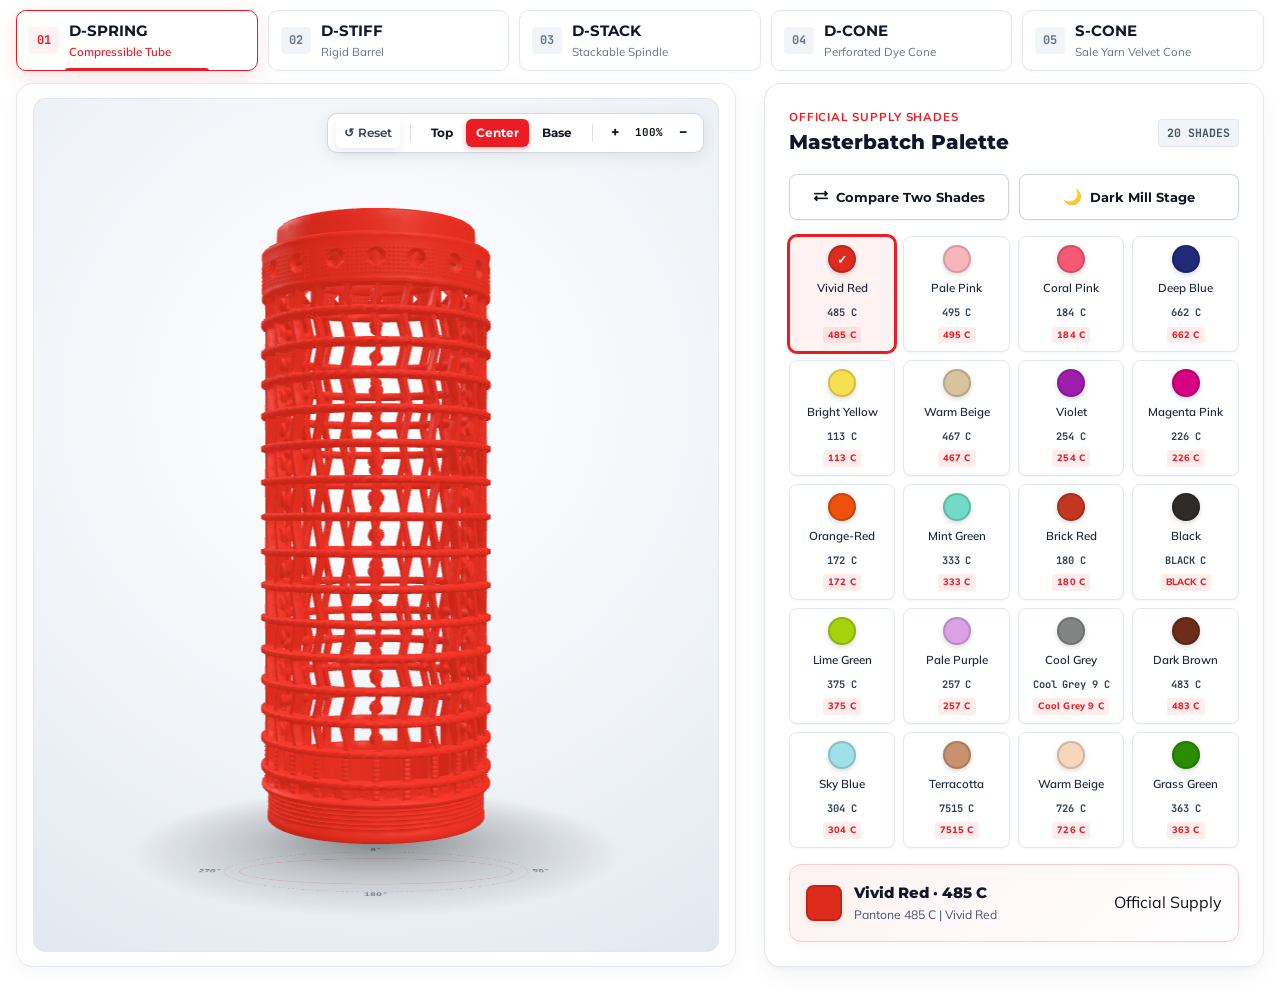
<file: index.html>
<!DOCTYPE html>
<html lang="en">
<head>
  <meta charset="UTF-8">
  <meta name="viewport" content="width=device-width, initial-scale=1.0">
  <title>Autotex 3D Colour Studio</title>
  
  <!-- Modern Clean Typography (Matching autotex.net) -->
  <link rel="preconnect" href="https://fonts.googleapis.com">
  <link rel="preconnect" href="https://fonts.gstatic.com" crossorigin>
  <link href="https://fonts.googleapis.com/css2?family=Montserrat:ital,wght@0,400;0,500;0,600;0,700;0,800;0,900;1,400;1,700&family=Mulish:ital,wght@0,300;0,400;0,500;0,600;0,700;1,400&family=JetBrains+Mono:wght@400;500;600&display=swap" rel="stylesheet">
  
  <!-- Stylesheet -->
  <link rel="stylesheet" href="style.css?v=snap_v2">
</head>
<body class="studio-only-mode">

  <main class="studio-standalone-wrapper">
    <div class="container studio-container">

      <!-- Product Selector Navigation Tabs -->
      <div class="product-selector-bar" role="tablist" aria-label="Select Product Profile">
        <button class="prod-tab active" data-model="d-spring" role="tab" aria-selected="true">
          <span class="tab-code">01</span>
          <div class="tab-info">
            <strong class="tab-title">D-SPRING</strong>
            <small class="tab-sub">Compressible Tube</small>
          </div>
          <span class="tab-active-indicator"></span>
        </button>

        <button class="prod-tab" data-model="d-stiff" role="tab" aria-selected="false">
          <span class="tab-code">02</span>
          <div class="tab-info">
            <strong class="tab-title">D-STIFF</strong>
            <small class="tab-sub">Rigid Barrel</small>
          </div>
          <span class="tab-active-indicator"></span>
        </button>

        <button class="prod-tab" data-model="d-stack" role="tab" aria-selected="false">
          <span class="tab-code">03</span>
          <div class="tab-info">
            <strong class="tab-title">D-STACK</strong>
            <small class="tab-sub">Stackable Spindle</small>
          </div>
          <span class="tab-active-indicator"></span>
        </button>

        <button class="prod-tab" data-model="d-cone" role="tab" aria-selected="false">
          <span class="tab-code">04</span>
          <div class="tab-info">
            <strong class="tab-title">D-CONE</strong>
            <small class="tab-sub">Perforated Dye Cone</small>
          </div>
          <span class="tab-active-indicator"></span>
        </button>

        <button class="prod-tab" data-model="s-cone" role="tab" aria-selected="false">
          <span class="tab-code">05</span>
          <div class="tab-info">
            <strong class="tab-title">S-CONE</strong>
            <small class="tab-sub">Sale Yarn Velvet Cone</small>
          </div>
          <span class="tab-active-indicator"></span>
        </button>
      </div>

      <!-- Main Studio Grid -->
      <div class="studio-grid">

        <!-- Left Column: Interactive 360° Render Stage -->
        <div class="studio-viewport-panel" id="viewport-panel">

          <!-- The Render Stage Container -->
          <div class="viewport-stage" id="stage-viewport">
            
            <!-- Floating Inspection Toolbar (Reset, Focus Top/Center/Base, Zoom) -->
            <div class="stage-floating-toolbar stage-reset-bar">
              <div class="stage-tool-group">
                <button id="btn-reset-view" class="tool-btn reset-single-btn" title="Reset 360° Angle and Zoom">
                  <span class="tool-icon">↺</span>
                  <span class="tool-label">Reset</span>
                </button>
              </div>

              <div class="stage-tool-divider"></div>

              <div class="stage-tool-group" role="group" aria-label="Feature Inspection Focus">
                <button id="btn-focus-top" class="tool-btn focus-pill-btn" title="Focus and inspect Top Rim">
                  <span class="tool-label">Top</span>
                </button>
                <button id="btn-focus-mid" class="tool-btn focus-pill-btn active" title="Focus and inspect Center Body">
                  <span class="tool-label">Center</span>
                </button>
                <button id="btn-focus-base" class="tool-btn focus-pill-btn" title="Focus and inspect Bottom Base">
                  <span class="tool-label">Base</span>
                </button>
              </div>

              <div class="stage-tool-divider"></div>

              <div class="stage-tool-group" role="group" aria-label="Zoom Controls">
                <button id="btn-zoom-in" class="tool-btn zoom-btn" title="Zoom In (+)">
                  <span class="tool-icon">+</span>
                </button>
                <span class="zoom-level-badge" id="zoom-badge">100%</span>
                <button id="btn-zoom-out" class="tool-btn zoom-btn" title="Zoom Out (−)">
                  <span class="tool-icon">−</span>
                </button>
              </div>
            </div>

            <!-- Single Stage 360° Viewport -->
            <div class="stage-single" id="stage-single">
              
              <!-- 3D Turntable Base Ring -->
              <div class="turntable-floor-ring">
                <div class="floor-tick tick-0">0°</div>
                <div class="floor-tick tick-90">90°</div>
                <div class="floor-tick tick-180">180°</div>
                <div class="floor-tick tick-270">270°</div>
                <div class="floor-grid-circle"></div>
              </div>

              <!-- Real 3D WebGL Canvas for 360 Degree Solid Cylinder/Cone Rotation -->
              <canvas id="threejs-canvas" class="threejs-canvas"></canvas>

              <!-- Fallback 2D Image Stage -->
              <div class="product-render-stage" id="main-render-stage" style="display: none;">
                <div class="stage-pedestal-shadow" id="stage-shadow"></div>
                <div class="product-glare-overlay" id="product-glare"></div>
                <img id="product-display-img" src="Image/tints/d-spring_R3020.png" alt="Autotex Configured Product" class="product-display-img">
                <canvas id="product-custom-canvas" class="product-custom-canvas" style="display: none;"></canvas>
              </div>

            </div>

            <!-- Comparison View (Side-by-Side) -->
            <div class="stage-compare" id="stage-compare" style="display: none;">
              <!-- Primary Item -->
              <div class="compare-column active-compare-slot" id="compare-col-a" style="cursor: pointer;" title="Click to choose shade for Selection A">
                <div class="compare-tag">SELECTION A</div>
                <div class="compare-render-stage">
                  <div class="stage-pedestal-shadow small"></div>
                  <canvas id="compare-canvas-a" class="product-display-img product-custom-canvas" width="200" height="400"></canvas>
                  <img id="compare-display-a" src="Image/tints/d-spring_485_C.png" alt="Selection A" class="product-display-img" style="display: none;">
                </div>
                <div class="compare-info">
                  <strong id="compare-name-a">Vivid Red</strong>
                  <span id="compare-code-a">Pantone 485 C</span>
                </div>
              </div>

              <div class="compare-vs-badge">VS</div>

              <!-- Secondary Item -->
              <div class="compare-column" id="compare-col-b" style="cursor: pointer;" title="Click to choose shade for Candidate B">
                <div class="compare-tag">CANDIDATE B</div>
                <div class="compare-render-stage">
                  <div class="stage-pedestal-shadow small"></div>
                  <canvas id="compare-canvas-b" class="product-display-img product-custom-canvas" width="200" height="400"></canvas>
                  <img id="compare-display-b" src="Image/tints/d-spring_662_C.png" alt="Candidate B" class="product-display-img" style="display: none;">
                </div>
                <div class="compare-info">
                  <strong id="compare-name-b">Deep Blue</strong>
                  <span id="compare-code-b">Pantone 662 C</span>
                </div>
              </div>
            </div>

          </div>

        </div>


        <!-- Right Column: Colour Palette & Masterbatch Library -->
        <div class="studio-palette-panel">
          
          <div class="palette-top">
            <div>
              <p class="panel-eyebrow">OFFICIAL SUPPLY SHADES</p>
              <h3 class="panel-title">Masterbatch Palette</h3>
            </div>
            <span class="palette-counter" id="palette-count-badge">20 SHADES</span>
          </div>

          <!-- Quick Action Controls: Compare Two Shades & Dark Mill Stage -->
          <div class="palette-quick-actions">
            <button id="btn-toggle-compare" class="btn-studio-action" title="Compare two shades side by side" aria-pressed="false">
              <span class="action-icon">⮂</span>
              <span id="compare-btn-text">Compare Two Shades</span>
            </button>
            <button id="btn-toggle-backdrop" class="btn-studio-action" title="Toggle Dark Mill Stage contrast" aria-pressed="false">
              <span class="action-icon" id="backdrop-action-icon">🌙</span>
              <span id="backdrop-btn-text">Dark Mill Stage</span>
            </button>
          </div>

          <!-- Swatches Grid (All 20 Shades in Single View) -->
          <div class="swatches-container">
            <div class="swatches-grid" id="swatches-grid" role="radiogroup" aria-label="Colour Swatches">
              <!-- 20 Swatch items inserted via JavaScript -->
            </div>
          </div>

          <!-- Active Selection Detail -->
          <div class="selection-summary-card">
            <div class="selected-product-header">
              <div class="summary-chip" id="summary-color-chip" style="background-color: #DD2B1C;"></div>
              <div class="summary-details">
                <h4 id="summary-title">Vivid Red · 485 C</h4>
                <p id="summary-pdf-label" class="summary-code">Pantone 485 C | Vivid Red</p>
              </div>
              <span class="summary-supply-badge">Official Supply</span>
            </div>
          </div>

        </div>

      </div>

    </div>
  </main>

  <!-- Toast Notification -->
  <div id="toast" class="toast-notification" role="status" aria-live="polite"></div>

  <!-- Three.js 3D Engine for Authentic 360° Cylindrical & Conical Meshes -->
  <script src="three.min.js"></script>
  <!-- GLTF Loader for Real Factory CAD Models (.glb) -->
  <script src="GLTFLoader.js"></script>
  <!-- Offline Factory CAD Bundle (Allows running directly on local file:/// with zero CORS issues) -->
  <script src="models/cad_bundle.js"></script>
  <!-- Main Application Script -->
  <script src="app.js?v=snap_v2"></script>
</body>
</html>
</file>
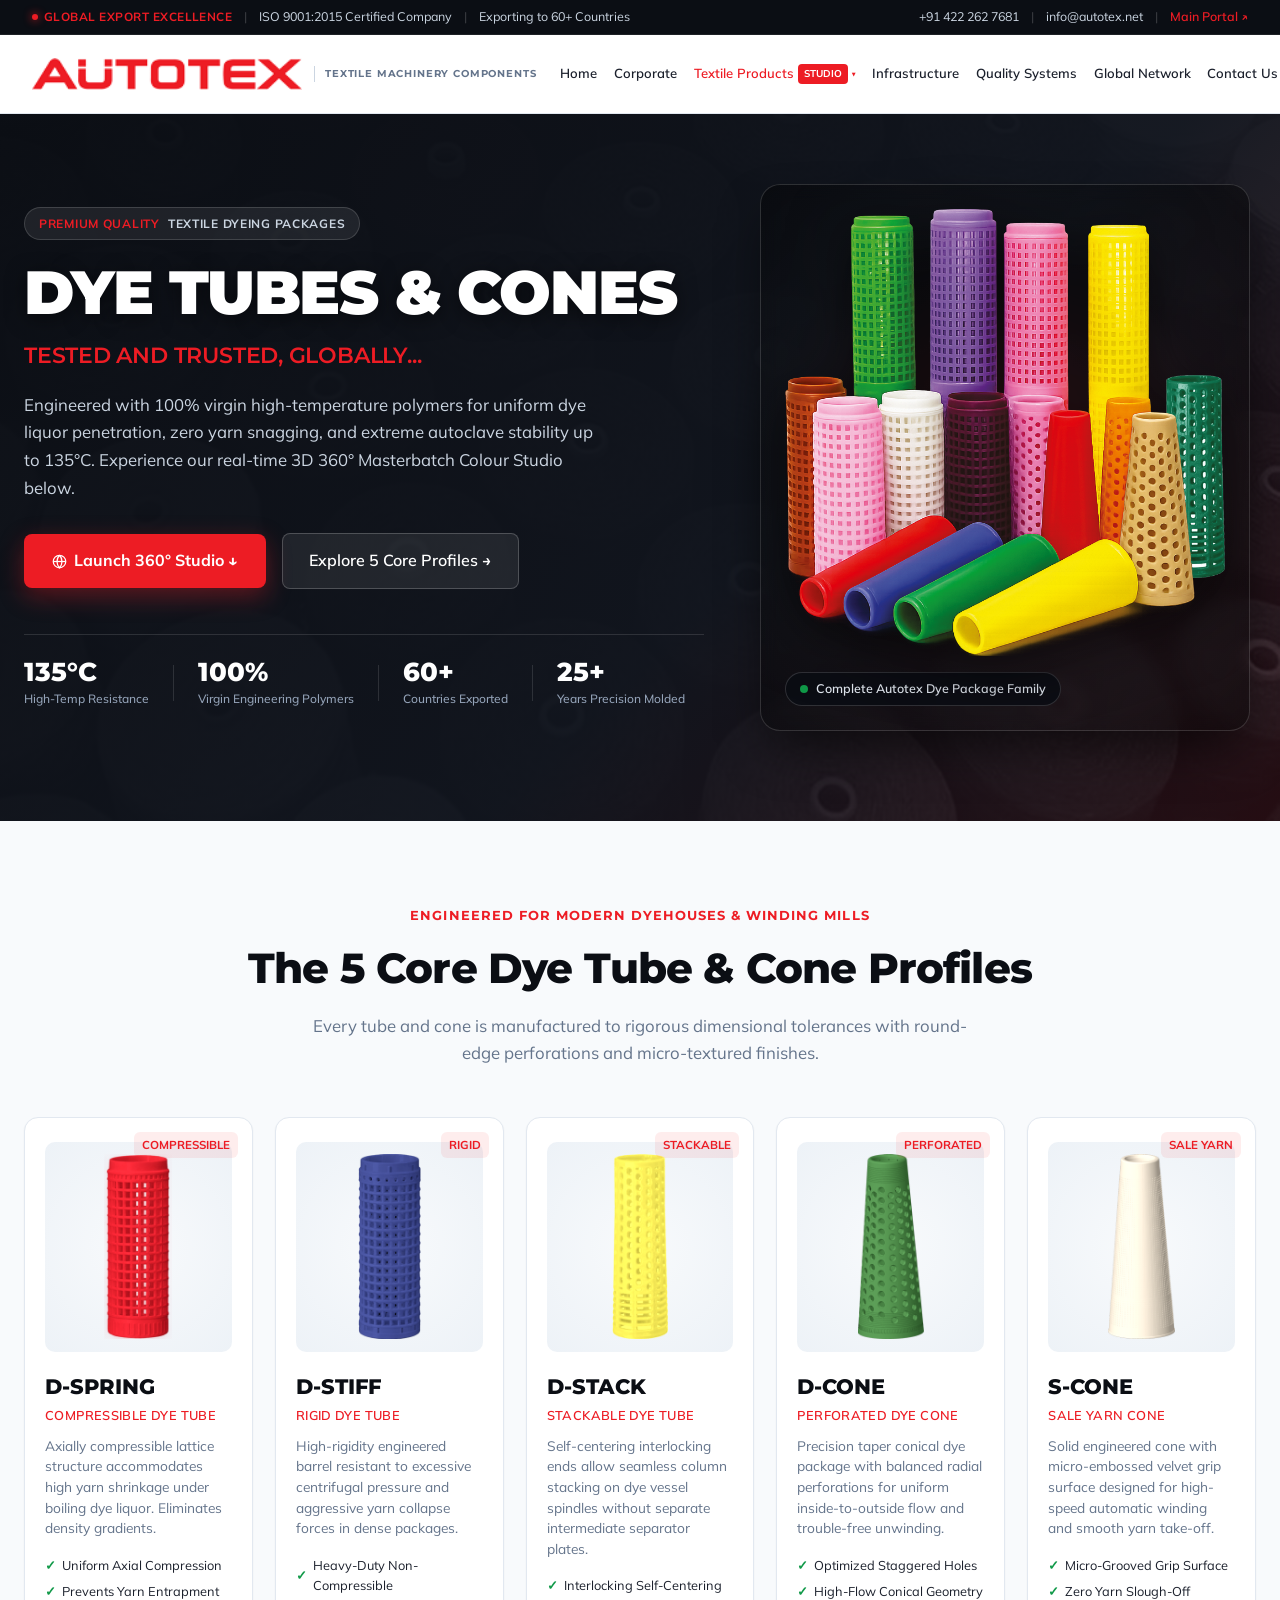
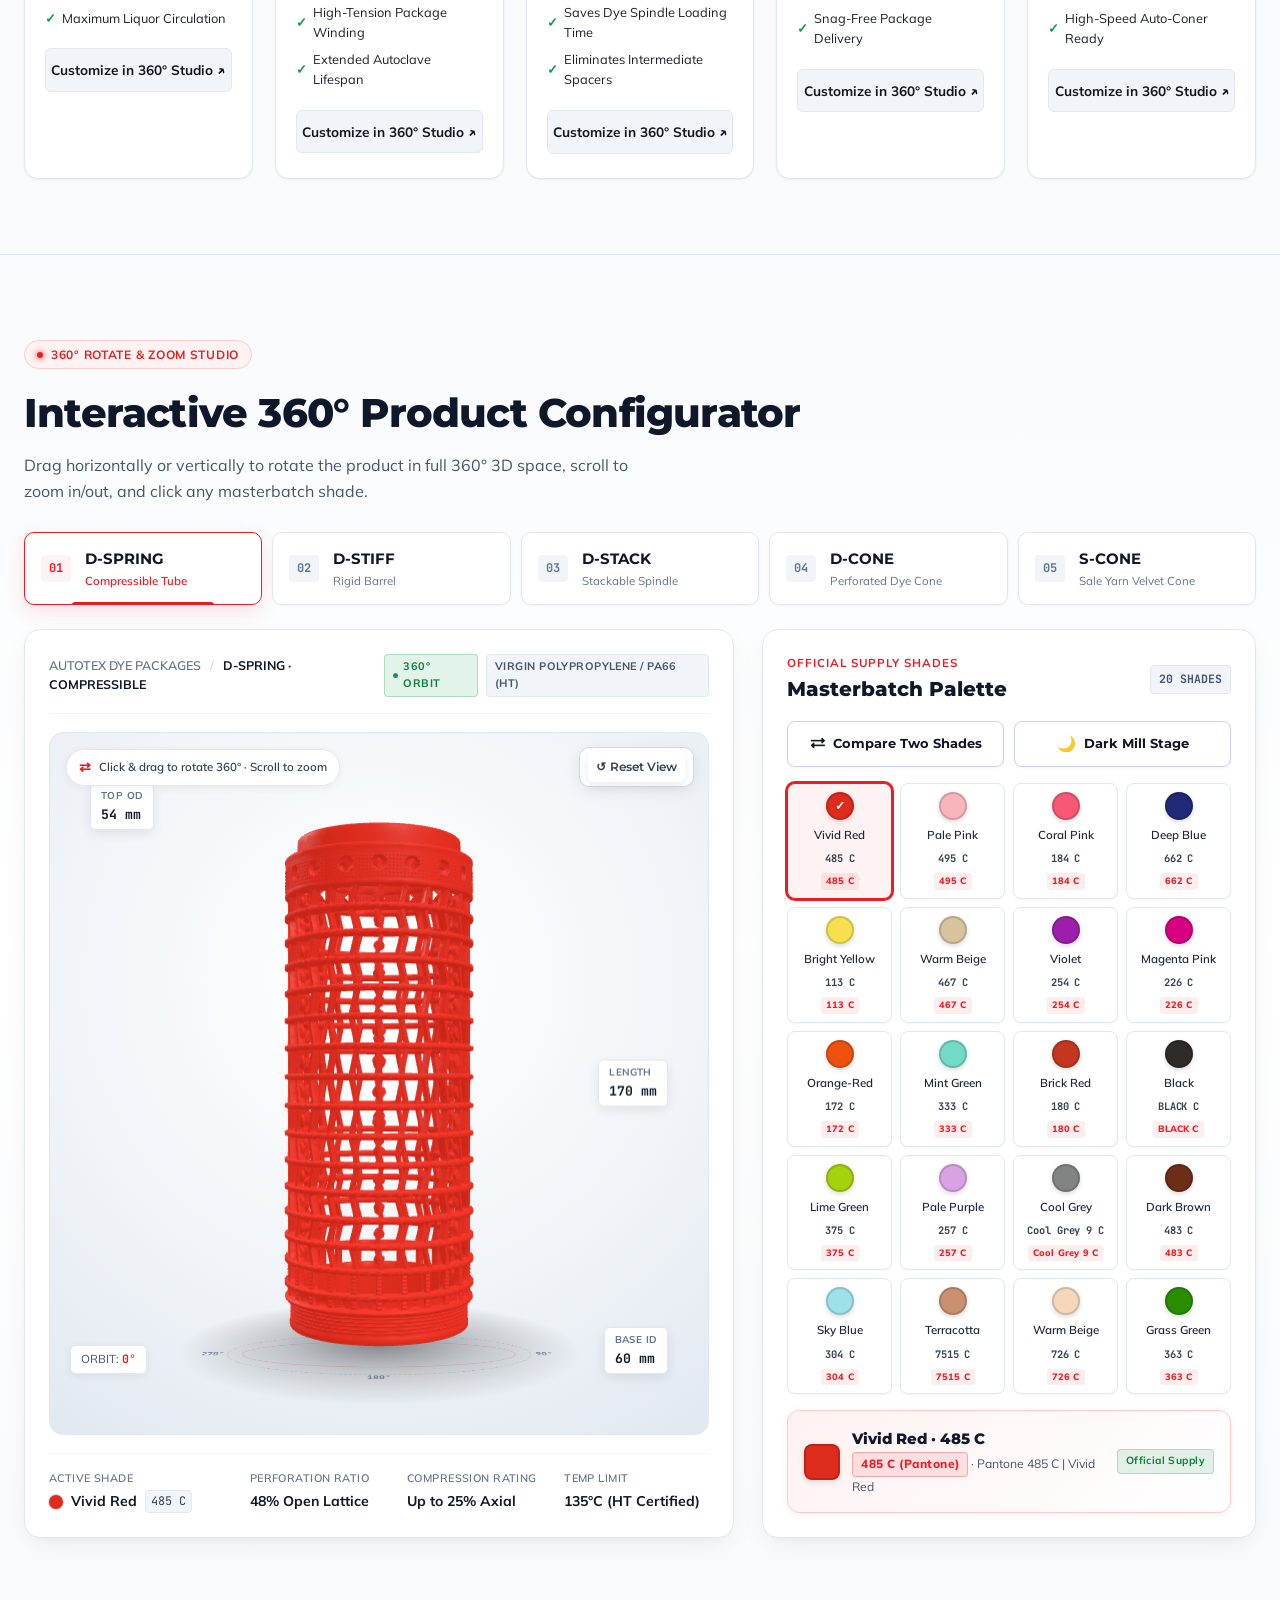
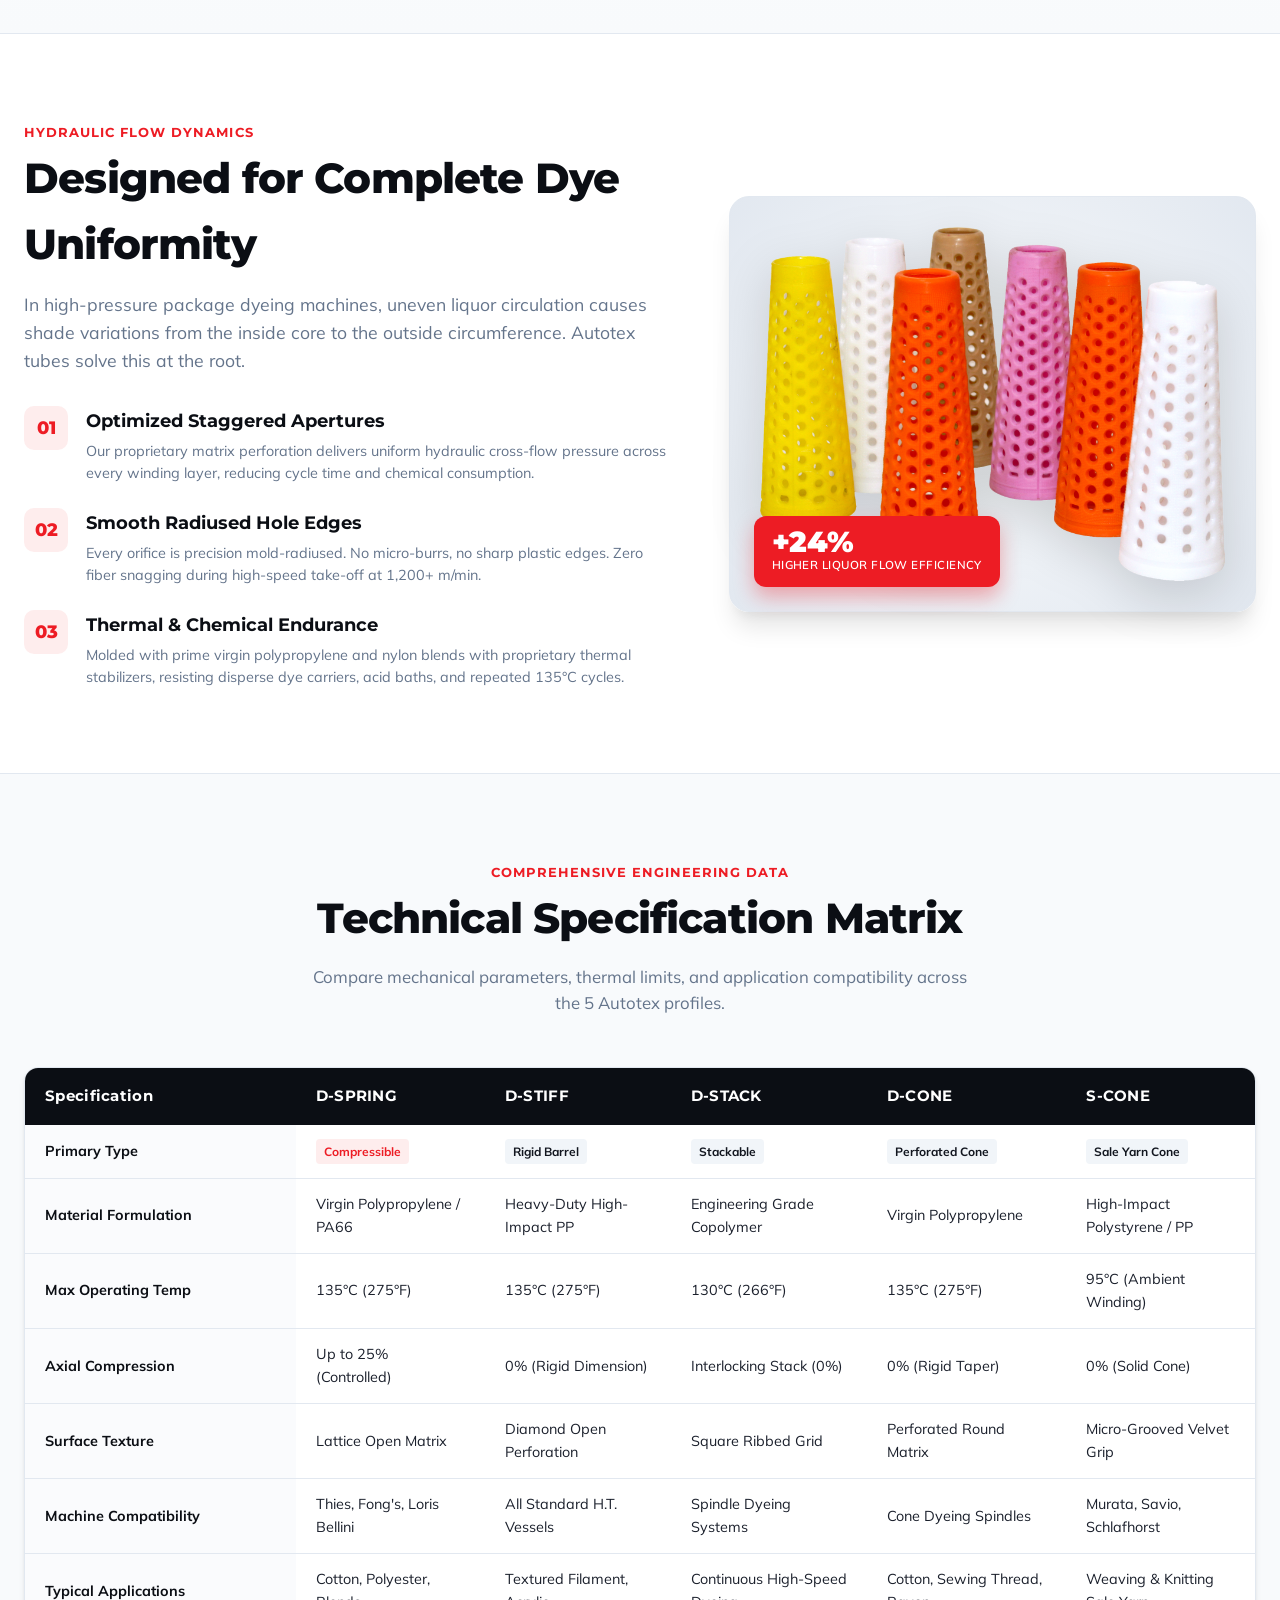
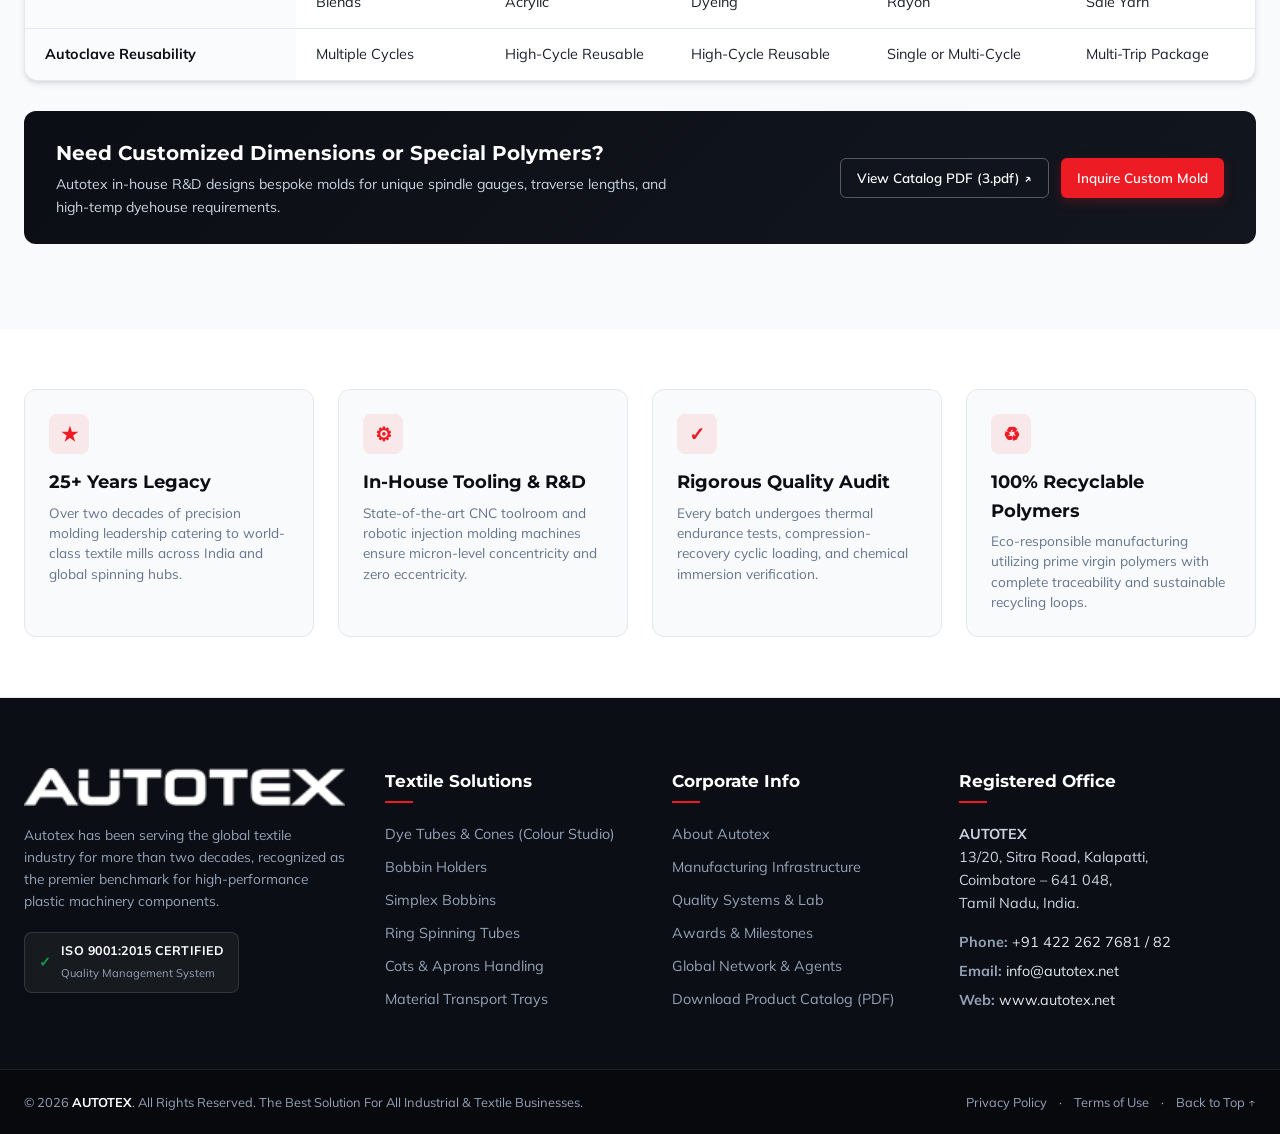
<file: index_full.html>
<!DOCTYPE html>
<html lang="en">
<head>
  <meta charset="utf-8">
  <meta name="viewport" content="width=device-width, initial-scale=1">
  <title>AUTOTEX | Dye Tubes & Cones — Interactive 3D Colour Studio</title>
  <meta name="description" content="Explore and customize Autotex Dye Tubes & Cones (D-Spring, D-Stiff, D-Stack, D-Cone, S-Cone) with real-time masterbatch colour preview and 360-degree rotation. Tested and Trusted, Globally.">
  
  <!-- Favicon -->
  <link rel="icon" type="image/png" href="Image/autotex-logo.png">
  
  <!-- Google Fonts: Montserrat (Headings & Navigation matching autotex.net) + Mulish (Clean Body Text) + JetBrains Mono -->
  <link rel="preconnect" href="https://fonts.googleapis.com">
  <link rel="preconnect" href="https://fonts.gstatic.com" crossorigin>
  <link href="https://fonts.googleapis.com/css2?family=Montserrat:ital,wght@0,400;0,500;0,600;0,700;0,800;0,900;1,400;1,700&family=Mulish:ital,wght@0,300;0,400;0,500;0,600;0,700;1,400&family=JetBrains+Mono:wght@400;500;600&display=swap" rel="stylesheet">
  
  <!-- Stylesheet -->
  <link rel="stylesheet" href="style.css">
</head>
<body>

  <!-- Top Utility Bar (Matching autotex.net corporate style) -->
  <div class="top-bar">
    <div class="container top-bar-inner">
      <div class="top-bar-left">
        <span class="top-tag"><span class="pulse-dot"></span> GLOBAL EXPORT EXCELLENCE</span>
        <span class="top-divider">|</span>
        <span class="top-info"><i class="icon-cert"></i> ISO 9001:2015 Certified Company</span>
        <span class="top-divider">|</span>
        <span class="top-info"><i class="icon-globe"></i> Exporting to 60+ Countries</span>
      </div>
      <div class="top-bar-right">
        <a href="tel:+914222627681" class="top-link">+91 422 262 7681</a>
        <span class="top-divider">|</span>
        <a href="mailto:info@autotex.net" class="top-link">info@autotex.net</a>
        <span class="top-divider">|</span>
        <a href="https://autotex.net/" target="_blank" rel="noopener" class="top-link portal-link">Main Portal ↗</a>
      </div>
    </div>
  </div>

  <!-- Corporate Header / Navigation -->
  <header class="site-header" id="header">
    <div class="container header-inner">
      <a href="https://autotex.net/" class="brand-logo" aria-label="Autotex Homepage">
        <img src="Image/autotex-logo.png" alt="AUTOTEX" class="logo-img">
        <div class="brand-text-block">
          <span class="brand-subtitle">TEXTILE MACHINERY COMPONENTS</span>
        </div>
      </a>

      <!-- Desktop Nav matching autotex.net -->
      <nav class="main-nav" aria-label="Main Navigation">
        <a href="https://autotex.net/" class="nav-item">Home</a>
        <a href="https://autotex.net/corporate/" class="nav-item">Corporate</a>
        <div class="nav-item-dropdown active">
          <a href="#studio" class="nav-item active-link">
            Textile Products <span class="badge-red">Studio</span> <span class="caret">▼</span>
          </a>
          <div class="dropdown-menu">
            <a href="#studio" class="dropdown-link active">Dye Tubes & Cones (Colour Studio)</a>
            <a href="https://autotex.net/textile/" class="dropdown-link" target="_blank">Bobbin Holders</a>
            <a href="https://autotex.net/textile/" class="dropdown-link" target="_blank">Simplex Bobbins</a>
            <a href="https://autotex.net/textile/" class="dropdown-link" target="_blank">Ring Spinning Tubes</a>
            <a href="https://autotex.net/textile/" class="dropdown-link" target="_blank">Material Handling Trays</a>
          </div>
        </div>
        <a href="https://autotex.net/infrastructure/" class="nav-item">Infrastructure</a>
        <a href="https://autotex.net/quality-systems/" class="nav-item">Quality Systems</a>
        <a href="https://autotex.net/network/" class="nav-item">Global Network</a>
        <a href="https://autotex.net/contact-us/" class="nav-item">Contact Us</a>
      </nav>

      <!-- Action Buttons -->
      <div class="header-actions">
        <a href="Image/3.pdf" target="_blank" class="btn btn-outline-catalog" title="Download Official PDF Brochure">
          <svg class="btn-icon" viewBox="0 0 24 24" fill="none" stroke="currentColor" stroke-width="2"><path d="M14 2H6a2 2 0 0 0-2 2v16a2 2 0 0 0 2 2h12a2 2 0 0 0 2-2V8z"/><polyline points="14 2 14 8 20 8"/><line x1="12" y1="18" x2="12" y2="12"/><polyline points="9 15 12 18 15 15"/></svg>
          PDF Brochure
        </a>
        <button id="open-sample-modal-btn" class="btn btn-primary-red">
          Request Samples
        </button>
        <button class="mobile-menu-toggle" id="mobile-toggle" aria-label="Toggle navigation menu">
          <span></span><span></span><span></span>
        </button>
      </div>
    </div>
  </header>

  <!-- Mobile Drawer Menu -->
  <div class="mobile-nav-drawer" id="mobile-drawer">
    <div class="mobile-nav-links">
      <a href="https://autotex.net/" class="mobile-link">Home</a>
      <a href="https://autotex.net/corporate/" class="mobile-link">Corporate</a>
      <a href="#studio" class="mobile-link active">Dye Tubes & Cones Studio</a>
      <a href="https://autotex.net/textile/" class="mobile-link">Textile Products</a>
      <a href="https://autotex.net/infrastructure/" class="mobile-link">Infrastructure</a>
      <a href="https://autotex.net/quality-systems/" class="mobile-link">Quality Systems</a>
      <a href="https://autotex.net/network/" class="mobile-link">Global Network</a>
      <a href="https://autotex.net/contact-us/" class="mobile-link">Contact Us</a>
      <a href="Image/3.pdf" target="_blank" class="mobile-link pdf-highlight">Download PDF Catalog ↗</a>
    </div>
  </div>

  <main id="main-content">

    <!-- HERO SECTION -->
    <section class="hero-section" id="hero">
      <div class="hero-bg-overlay"></div>
      <div class="hero-bg-yarn" style="background-image: url('Image/yarn-cones-bg.jpg');"></div>
      
      <div class="container hero-container">
        <div class="hero-content">
          <div class="hero-badge">
            <span class="badge-accent">PREMIUM QUALITY</span>
            <span class="badge-text">TEXTILE DYEING PACKAGES</span>
          </div>

          <h1 class="hero-title">
            DYE TUBES &amp; CONES
          </h1>

          <p class="hero-tagline">
            Tested and Trusted, Globally...
          </p>

          <p class="hero-description">
            Engineered with 100% virgin high-temperature polymers for uniform dye liquor penetration, zero yarn snagging, and extreme autoclave stability up to 135°C. Experience our real-time 3D 360° Masterbatch Colour Studio below.
          </p>

          <div class="hero-cta-group">
            <a href="#studio" class="btn btn-hero-primary">
              <svg viewBox="0 0 24 24" fill="none" stroke="currentColor" stroke-width="2" class="btn-icon"><circle cx="12" cy="12" r="10"/><path d="M12 2a14.5 14.5 0 0 0 0 20 14.5 14.5 0 0 0 0-20"/><path d="M2 12h20"/></svg>
              Launch 360° Studio ↓
            </a>
            <a href="#products-overview" class="btn btn-hero-secondary">
              Explore 5 Core Profiles →
            </a>
          </div>

          <!-- Trust Badges -->
          <div class="hero-metrics">
            <div class="metric-item">
              <span class="metric-val">135°C</span>
              <span class="metric-lbl">High-Temp Resistance</span>
            </div>
            <div class="metric-divider"></div>
            <div class="metric-item">
              <span class="metric-val">100%</span>
              <span class="metric-lbl">Virgin Engineering Polymers</span>
            </div>
            <div class="metric-divider"></div>
            <div class="metric-item">
              <span class="metric-val">60+</span>
              <span class="metric-lbl">Countries Exported</span>
            </div>
            <div class="metric-divider"></div>
            <div class="metric-item">
              <span class="metric-val">25+</span>
              <span class="metric-lbl">Years Precision Molded</span>
            </div>
          </div>
        </div>

        <!-- Hero Visual: Real Cluster from Official Brochure -->
        <div class="hero-visual">
          <div class="visual-glow"></div>
          <div class="cluster-card">
            <img src="Image/dye-tubes-cones-cluster.png" alt="Autotex Dye Tubes and Cones Lineup" class="cluster-img">
            <div class="cluster-badge">
              <span class="cluster-dot"></span>
              <span>Complete Autotex Dye Package Family</span>
            </div>
          </div>
        </div>
      </div>
    </section>


    <!-- 5 CORE PROFILES SECTION (Referencing the PDF) -->
    <section class="profiles-section" id="products-overview">
      <div class="container">
        <div class="section-header text-center">
          <p class="section-eyebrow">ENGINEERED FOR MODERN DYEHOUSES &amp; WINDING MILLS</p>
          <h2 class="section-title">The 5 Core Dye Tube &amp; Cone Profiles</h2>
          <p class="section-subtitle">
            Every tube and cone is manufactured to rigorous dimensional tolerances with round-edge perforations and micro-textured finishes.
          </p>
        </div>

        <div class="profiles-grid">

          <!-- 1. D-SPRING -->
          <div class="profile-card" data-target="d-spring">
            <div class="profile-card-badge">Compressible</div>
            <div class="profile-thumb-wrap">
              <img src="Image/tints/d-spring_R3020.png" alt="D-SPRING Compressible Dye Tube" class="profile-thumb">
            </div>
            <div class="profile-card-body">
              <h3 class="profile-name">D-SPRING</h3>
              <p class="profile-type">Compressible Dye Tube</p>
              <p class="profile-desc">
                Axially compressible lattice structure accommodates high yarn shrinkage under boiling dye liquor. Eliminates density gradients.
              </p>
              <ul class="profile-features">
                <li><span class="check">✓</span> Uniform Axial Compression</li>
                <li><span class="check">✓</span> Prevents Yarn Entrapment</li>
                <li><span class="check">✓</span> Maximum Liquor Circulation</li>
              </ul>
              <button class="btn btn-card-action" onclick="selectStudioProduct('d-spring')">
                Customize in 360° Studio ↗
              </button>
            </div>
          </div>

          <!-- 2. D-STIFF -->
          <div class="profile-card" data-target="d-stiff">
            <div class="profile-card-badge">Rigid</div>
            <div class="profile-thumb-wrap">
              <img src="Image/tints/d-stiff_R5002.png" alt="D-STIFF Rigid Dye Tube" class="profile-thumb">
            </div>
            <div class="profile-card-body">
              <h3 class="profile-name">D-STIFF</h3>
              <p class="profile-type">Rigid Dye Tube</p>
              <p class="profile-desc">
                High-rigidity engineered barrel resistant to excessive centrifugal pressure and aggressive yarn collapse forces in dense packages.
              </p>
              <ul class="profile-features">
                <li><span class="check">✓</span> Heavy-Duty Non-Compressible</li>
                <li><span class="check">✓</span> High-Tension Package Winding</li>
                <li><span class="check">✓</span> Extended Autoclave Lifespan</li>
              </ul>
              <button class="btn btn-card-action" onclick="selectStudioProduct('d-stiff')">
                Customize in 360° Studio ↗
              </button>
            </div>
          </div>

          <!-- 3. D-STACK -->
          <div class="profile-card" data-target="d-stack">
            <div class="profile-card-badge">Stackable</div>
            <div class="profile-thumb-wrap">
              <img src="Image/tints/d-stack_R1016.png" alt="D-STACK Stackable Dye Tube" class="profile-thumb">
            </div>
            <div class="profile-card-body">
              <h3 class="profile-name">D-STACK</h3>
              <p class="profile-type">Stackable Dye Tube</p>
              <p class="profile-desc">
                Self-centering interlocking ends allow seamless column stacking on dye vessel spindles without separate intermediate separator plates.
              </p>
              <ul class="profile-features">
                <li><span class="check">✓</span> Interlocking Self-Centering</li>
                <li><span class="check">✓</span> Saves Dye Spindle Loading Time</li>
                <li><span class="check">✓</span> Eliminates Intermediate Spacers</li>
              </ul>
              <button class="btn btn-card-action" onclick="selectStudioProduct('d-stack')">
                Customize in 360° Studio ↗
              </button>
            </div>
          </div>

          <!-- 4. D-CONE -->
          <div class="profile-card" data-target="d-cone">
            <div class="profile-card-badge">Perforated</div>
            <div class="profile-thumb-wrap">
              <img src="Image/tints/d-cone_R6001.png" alt="D-CONE Perforated Dye Cone" class="profile-thumb">
            </div>
            <div class="profile-card-body">
              <h3 class="profile-name">D-CONE</h3>
              <p class="profile-type">Perforated Dye Cone</p>
              <p class="profile-desc">
                Precision taper conical dye package with balanced radial perforations for uniform inside-to-outside flow and trouble-free unwinding.
              </p>
              <ul class="profile-features">
                <li><span class="check">✓</span> Optimized Staggered Holes</li>
                <li><span class="check">✓</span> High-Flow Conical Geometry</li>
                <li><span class="check">✓</span> Snag-Free Package Delivery</li>
              </ul>
              <button class="btn btn-card-action" onclick="selectStudioProduct('d-cone')">
                Customize in 360° Studio ↗
              </button>
            </div>
          </div>

          <!-- 5. S-CONE -->
          <div class="profile-card" data-target="s-cone">
            <div class="profile-card-badge">Sale Yarn</div>
            <div class="profile-thumb-wrap">
              <img src="Image/tints/s-cone_R1015.png" alt="S-CONE Sale Yarn Cone" class="profile-thumb">
            </div>
            <div class="profile-card-body">
              <h3 class="profile-name">S-CONE</h3>
              <p class="profile-type">Sale Yarn Cone</p>
              <p class="profile-desc">
                Solid engineered cone with micro-embossed velvet grip surface designed for high-speed automatic winding and smooth yarn take-off.
              </p>
              <ul class="profile-features">
                <li><span class="check">✓</span> Micro-Grooved Grip Surface</li>
                <li><span class="check">✓</span> Zero Yarn Slough-Off</li>
                <li><span class="check">✓</span> High-Speed Auto-Coner Ready</li>
              </ul>
              <button class="btn btn-card-action" onclick="selectStudioProduct('s-cone')">
                Customize in 360° Studio ↗
              </button>
            </div>
          </div>

        </div>
      </div>
    </section>


    <!-- INTERACTIVE 3D 360° ROTATE & ZOOM COLOUR STUDIO -->
    <section class="studio-section" id="studio" aria-label="Interactive Product Colour Studio">
      <div class="container">
        
        <div class="studio-header">
          <div>
            <div class="studio-pill"><span class="dot"></span> 360° ROTATE &amp; ZOOM STUDIO</div>
            <h2 class="studio-title">Interactive 360° Product Configurator</h2>
            <p class="studio-subtitle">
              Drag horizontally or vertically to rotate the product in full 360° 3D space, scroll to zoom in/out, and click any masterbatch shade.
            </p>
          </div>
        </div>

        <!-- Product Selector Navigation Tabs -->
        <div class="product-selector-bar" role="tablist" aria-label="Select Product Profile">
          <button class="prod-tab active" data-model="d-spring" role="tab" aria-selected="true">
            <span class="tab-code">01</span>
            <div class="tab-info">
              <strong class="tab-title">D-SPRING</strong>
              <small class="tab-sub">Compressible Tube</small>
            </div>
            <span class="tab-active-indicator"></span>
          </button>

          <button class="prod-tab" data-model="d-stiff" role="tab" aria-selected="false">
            <span class="tab-code">02</span>
            <div class="tab-info">
              <strong class="tab-title">D-STIFF</strong>
              <small class="tab-sub">Rigid Barrel</small>
            </div>
            <span class="tab-active-indicator"></span>
          </button>

          <button class="prod-tab" data-model="d-stack" role="tab" aria-selected="false">
            <span class="tab-code">03</span>
            <div class="tab-info">
              <strong class="tab-title">D-STACK</strong>
              <small class="tab-sub">Stackable Spindle</small>
            </div>
            <span class="tab-active-indicator"></span>
          </button>

          <button class="prod-tab" data-model="d-cone" role="tab" aria-selected="false">
            <span class="tab-code">04</span>
            <div class="tab-info">
              <strong class="tab-title">D-CONE</strong>
              <small class="tab-sub">Perforated Dye Cone</small>
            </div>
            <span class="tab-active-indicator"></span>
          </button>

          <button class="prod-tab" data-model="s-cone" role="tab" aria-selected="false">
            <span class="tab-code">05</span>
            <div class="tab-info">
              <strong class="tab-title">S-CONE</strong>
              <small class="tab-sub">Sale Yarn Velvet Cone</small>
            </div>
            <span class="tab-active-indicator"></span>
          </button>
        </div>

        <!-- Main Studio Grid -->
        <div class="studio-grid">

          <!-- Left Column: Interactive 360° Render Stage -->
          <div class="studio-viewport-panel" id="viewport-panel">
            
            <div class="viewport-header">
              <div class="viewport-breadcrumbs">
                <span id="active-model-category">AUTOTEX DYE PACKAGES</span>
                <span class="sep">/</span>
                <span id="active-model-title" class="active-crumb">D-SPRING COMPRESSIBLE</span>
              </div>
              <div class="view-status-tags">
                <span class="tag-status live-tag"><span class="live-dot"></span> 360° ORBIT</span>
                <span class="tag-status polymer-tag" id="active-polymer-tag">VIRGIN POLYPROPYLENE</span>
              </div>
            </div>

            <!-- The Render Stage Container -->
            <div class="viewport-stage" id="stage-viewport">
              
              <!-- Floating Reset View Control (Only Reset button on 3D stage console) -->
              <div class="stage-floating-toolbar stage-reset-bar">
                <button id="btn-reset-view" class="tool-btn reset-single-btn" title="Reset 360° Angle and Zoom">
                  <span class="tool-icon">↺</span>
                  <span class="tool-label">Reset View</span>
                </button>
              </div>

              <!-- Interactive Drag Cue (Fades out once user drags) -->
              <div class="drag-hint-pill" id="drag-hint">
                <span class="hint-icon">⇄</span>
                <span>Click &amp; drag to rotate 360° · Scroll to zoom</span>
              </div>

              <!-- Single Stage 360° Viewport -->
              <div class="stage-single" id="stage-single">
                
                <!-- 3D Turntable Base Ring -->
                <div class="turntable-floor-ring">
                  <div class="floor-tick tick-0">0°</div>
                  <div class="floor-tick tick-90">90°</div>
                  <div class="floor-tick tick-180">180°</div>
                  <div class="floor-tick tick-270">270°</div>
                  <div class="floor-grid-circle"></div>
                </div>

                <!-- Real 3D WebGL Canvas for 360 Degree Solid Cylinder/Cone Rotation -->
                <canvas id="threejs-canvas" class="threejs-canvas"></canvas>

                <!-- Fallback 2D Image Stage (Hidden) -->
                <div class="product-render-stage" id="main-render-stage" style="display: none;">
                  <div class="stage-pedestal-shadow" id="stage-shadow"></div>
                  <div class="product-glare-overlay" id="product-glare"></div>
                  <img id="product-display-img" src="Image/tints/d-spring_R3020.png" alt="Autotex Configured Product" class="product-display-img">
                  <canvas id="product-custom-canvas" class="product-custom-canvas" style="display: none;"></canvas>
                </div>

                <!-- Floating Dimension Badges -->
                <div class="dimension-hud top-hud">
                  <span class="hud-label">Top OD</span>
                  <span class="hud-value" id="hud-top-dia">54 mm</span>
                </div>
                <div class="dimension-hud height-hud">
                  <span class="hud-label">Length</span>
                  <span class="hud-value" id="hud-length">170 mm</span>
                </div>
                <div class="dimension-hud bottom-hud">
                  <span class="hud-label">Base ID</span>
                  <span class="hud-value" id="hud-bottom-dia">60 mm</span>
                </div>

                <!-- 360 Orbit Degree Badge -->
                <div class="orbit-angle-hud" id="orbit-hud">
                  <span>ORBIT: </span><strong id="orbit-deg-val">0°</strong>
                </div>
              </div>

              <!-- Comparison View -->
              <div class="stage-compare" id="stage-compare" style="display: none;">
                
                <!-- Primary Item -->
                <div class="compare-column">
                  <div class="compare-tag">PRIMARY SELECTION</div>
                  <div class="compare-render-stage">
                    <div class="stage-pedestal-shadow small"></div>
                    <img id="compare-display-a" src="Image/tints/d-spring_R3020.png" alt="Primary Variant" class="product-display-img">
                  </div>
                  <div class="compare-info">
                    <strong id="compare-name-a">Traffic Red</strong>
                    <span id="compare-code-a">R3020 · RAL 3020</span>
                  </div>
                </div>

                <div class="compare-vs-badge">VS</div>

                <!-- Secondary Item -->
                <div class="compare-column">
                  <div class="compare-tag">COMPARISON CANDIDATE</div>
                  <div class="compare-render-stage">
                    <div class="stage-pedestal-shadow small"></div>
                    <img id="compare-display-b" src="Image/tints/d-spring_R5002.png" alt="Comparison Variant" class="product-display-img">
                  </div>
                  <div class="compare-info">
                    <strong id="compare-name-b">Marine Blue</strong>
                    <span id="compare-code-b">R5002 · RAL 5002</span>
                  </div>
                </div>

              </div>

            </div>

            <!-- Viewport Footer Specs Summary -->
            <div class="viewport-footer">
              <div class="spec-quick-item">
                <span class="spec-label">ACTIVE SHADE</span>
                <div class="active-color-pill">
                  <span class="color-sample-circle" id="hud-color-dot" style="background-color: #E3000F;"></span>
                  <strong id="hud-color-name">Traffic Red</strong>
                  <code id="hud-color-hex">R3020 (RAL 3020)</code>
                </div>
              </div>
              <div class="spec-quick-item">
                <span class="spec-label">PERFORATION RATIO</span>
                <strong id="hud-perforation">48% Open Lattice</strong>
              </div>
              <div class="spec-quick-item">
                <span class="spec-label">COMPRESSION RATING</span>
                <strong id="hud-compression">Up to 25% Axial</strong>
              </div>
              <div class="spec-quick-item">
                <span class="spec-label">TEMP LIMIT</span>
                <strong id="hud-temp">135°C (HT Certified)</strong>
              </div>
            </div>

          </div>


          <!-- Right Column: Colour Palette, Search & Masterbatch Library -->
          <div class="studio-palette-panel">
            
            <div class="palette-top">
              <div>
                <p class="panel-eyebrow">OFFICIAL SUPPLY SHADES</p>
                <h3 class="panel-title">Masterbatch Palette</h3>
              </div>
              <span class="palette-counter" id="palette-count-badge">20 SHADES</span>
            </div>

            <!-- Quick Action Controls: Compare Two Shades & Dark Mill Stage in place of search -->
            <div class="palette-quick-actions">
              <button id="btn-toggle-compare" class="btn-studio-action" title="Compare two shades side by side" aria-pressed="false">
                <span class="action-icon">⮂</span>
                <span id="compare-btn-text">Compare Two Shades</span>
              </button>
              <button id="btn-toggle-backdrop" class="btn-studio-action" title="Toggle Dark Mill Stage contrast" aria-pressed="false">
                <span class="action-icon" id="backdrop-action-icon">🌙</span>
                <span id="backdrop-btn-text">Dark Mill Stage</span>
              </button>
            </div>

            <!-- Swatches Grid (All 20 Shades in Single View) -->
            <div class="swatches-container">
              <div class="swatches-grid" id="swatches-grid" role="radiogroup" aria-label="Colour Swatches">
                <!-- 20 Swatch items inserted via JavaScript -->
              </div>
            </div>

            <!-- Active Selection Detail -->
            <div class="selection-summary-card">
              <div class="selected-product-header">
                <div class="summary-chip" id="summary-color-chip" style="background-color: #E3000F;"></div>
                <div class="summary-details">
                  <h4 id="summary-title">Traffic Red · R3020</h4>
                  <p id="summary-subtitle"><span id="summary-ral-badge-text" class="ral-badge-pill">RAL 3020</span> · <span id="summary-pdf-label">R3020 | Traffic Red</span></p>
                </div>
                <span class="status-verified" id="summary-spec-tag">Official Supply</span>
              </div>
            </div>

          </div>

        </div>

      </div>
    </section>


    <!-- ENGINEERING EXCELLENCE & LIQUOR FLOW SECTION -->
    <section class="engineering-section">
      <div class="container">
        
        <div class="eng-grid">
          <div class="eng-text-col">
            <span class="section-eyebrow">HYDRAULIC FLOW DYNAMICS</span>
            <h2 class="section-title">Designed for Complete Dye Uniformity</h2>
            <p class="eng-lead">
              In high-pressure package dyeing machines, uneven liquor circulation causes shade variations from the inside core to the outside circumference. Autotex tubes solve this at the root.
            </p>

            <div class="eng-features-list">
              <div class="eng-feat-item">
                <div class="feat-icon-box">01</div>
                <div>
                  <h4>Optimized Staggered Apertures</h4>
                  <p>Our proprietary matrix perforation delivers uniform hydraulic cross-flow pressure across every winding layer, reducing cycle time and chemical consumption.</p>
                </div>
              </div>

              <div class="eng-feat-item">
                <div class="feat-icon-box">02</div>
                <div>
                  <h4>Smooth Radiused Hole Edges</h4>
                  <p>Every orifice is precision mold-radiused. No micro-burrs, no sharp plastic edges. Zero fiber snagging during high-speed take-off at 1,200+ m/min.</p>
                </div>
              </div>

              <div class="eng-feat-item">
                <div class="feat-icon-box">03</div>
                <div>
                  <h4>Thermal &amp; Chemical Endurance</h4>
                  <p>Molded with prime virgin polypropylene and nylon blends with proprietary thermal stabilizers, resisting disperse dye carriers, acid baths, and repeated 135°C cycles.</p>
                </div>
              </div>
            </div>
          </div>

          <div class="eng-visual-col">
            <div class="eng-card-cluster">
              <img src="Image/d-cones-group.png" alt="Autotex Perforated Cones Group" class="eng-cluster-img">
              <div class="eng-stat-bubble">
                <strong>+24%</strong>
                <span>Higher Liquor Flow Efficiency</span>
              </div>
            </div>
          </div>
        </div>

      </div>
    </section>


    <!-- TECHNICAL SPECIFICATION COMPARISON TABLE -->
    <section class="specs-section" id="specs">
      <div class="container">
        <div class="section-header text-center">
          <span class="section-eyebrow">COMPREHENSIVE ENGINEERING DATA</span>
          <h2 class="section-title">Technical Specification Matrix</h2>
          <p class="section-subtitle">
            Compare mechanical parameters, thermal limits, and application compatibility across the 5 Autotex profiles.
          </p>
        </div>

        <div class="specs-table-wrapper">
          <table class="specs-table" aria-label="Technical comparison of Autotex dye tubes and cones">
            <thead>
              <tr>
                <th>Specification</th>
                <th>D-SPRING</th>
                <th>D-STIFF</th>
                <th>D-STACK</th>
                <th>D-CONE</th>
                <th>S-CONE</th>
              </tr>
            </thead>
            <tbody>
              <tr>
                <td class="spec-prop">Primary Type</td>
                <td><span class="badge-table red">Compressible</span></td>
                <td><span class="badge-table">Rigid Barrel</span></td>
                <td><span class="badge-table">Stackable</span></td>
                <td><span class="badge-table">Perforated Cone</span></td>
                <td><span class="badge-table">Sale Yarn Cone</span></td>
              </tr>
              <tr>
                <td class="spec-prop">Material Formulation</td>
                <td>Virgin Polypropylene / PA66</td>
                <td>Heavy-Duty High-Impact PP</td>
                <td>Engineering Grade Copolymer</td>
                <td>Virgin Polypropylene</td>
                <td>High-Impact Polystyrene / PP</td>
              </tr>
              <tr>
                <td class="spec-prop">Max Operating Temp</td>
                <td>135°C (275°F)</td>
                <td>135°C (275°F)</td>
                <td>130°C (266°F)</td>
                <td>135°C (275°F)</td>
                <td>95°C (Ambient Winding)</td>
              </tr>
              <tr>
                <td class="spec-prop">Axial Compression</td>
                <td>Up to 25% (Controlled)</td>
                <td>0% (Rigid Dimension)</td>
                <td>Interlocking Stack (0%)</td>
                <td>0% (Rigid Taper)</td>
                <td>0% (Solid Cone)</td>
              </tr>
              <tr>
                <td class="spec-prop">Surface Texture</td>
                <td>Lattice Open Matrix</td>
                <td>Diamond Open Perforation</td>
                <td>Square Ribbed Grid</td>
                <td>Perforated Round Matrix</td>
                <td>Micro-Grooved Velvet Grip</td>
              </tr>
              <tr>
                <td class="spec-prop">Machine Compatibility</td>
                <td>Thies, Fong's, Loris Bellini</td>
                <td>All Standard H.T. Vessels</td>
                <td>Spindle Dyeing Systems</td>
                <td>Cone Dyeing Spindles</td>
                <td>Murata, Savio, Schlafhorst</td>
              </tr>
              <tr>
                <td class="spec-prop">Typical Applications</td>
                <td>Cotton, Polyester, Blends</td>
                <td>Textured Filament, Acrylic</td>
                <td>Continuous High-Speed Dyeing</td>
                <td>Cotton, Sewing Thread, Rayon</td>
                <td>Weaving &amp; Knitting Sale Yarn</td>
              </tr>
              <tr>
                <td class="spec-prop">Autoclave Reusability</td>
                <td>Multiple Cycles</td>
                <td>High-Cycle Reusable</td>
                <td>High-Cycle Reusable</td>
                <td>Single or Multi-Cycle</td>
                <td>Multi-Trip Package</td>
              </tr>
            </tbody>
          </table>
        </div>

        <div class="specs-download-bar">
          <div>
            <h4>Need Customized Dimensions or Special Polymers?</h4>
            <p>Autotex in-house R&amp;D designs bespoke molds for unique spindle gauges, traverse lengths, and high-temp dyehouse requirements.</p>
          </div>
          <div class="specs-download-actions">
            <a href="Image/3.pdf" target="_blank" class="btn btn-outline-white">
              View Catalog PDF (3.pdf) ↗
            </a>
            <button class="btn btn-primary-red" onclick="openSampleModal()">
              Inquire Custom Mold
            </button>
          </div>
        </div>

      </div>
    </section>


    <!-- GLOBAL TRUST & QUALITY CERTIFICATION SECTION -->
    <section class="trust-section">
      <div class="container">
        <div class="trust-grid">
          
          <div class="trust-card">
            <div class="trust-icon">★</div>
            <h3>25+ Years Legacy</h3>
            <p>Over two decades of precision molding leadership catering to world-class textile mills across India and global spinning hubs.</p>
          </div>

          <div class="trust-card">
            <div class="trust-icon">⚙</div>
            <h3>In-House Tooling &amp; R&amp;D</h3>
            <p>State-of-the-art CNC toolroom and robotic injection molding machines ensure micron-level concentricity and zero eccentricity.</p>
          </div>

          <div class="trust-card">
            <div class="trust-icon">✓</div>
            <h3>Rigorous Quality Audit</h3>
            <p>Every batch undergoes thermal endurance tests, compression-recovery cyclic loading, and chemical immersion verification.</p>
          </div>

          <div class="trust-card">
            <div class="trust-icon">♻</div>
            <h3>100% Recyclable Polymers</h3>
            <p>Eco-responsible manufacturing utilizing prime virgin polymers with complete traceability and sustainable recycling loops.</p>
          </div>

        </div>
      </div>
    </section>

  </main>


  <!-- CORPORATE FOOTER -->
  <footer class="site-footer">
    <div class="footer-top">
      <div class="container footer-grid">
        
        <!-- Company Bio -->
        <div class="footer-col col-brand">
          <img src="Image/autotex-logo.png" alt="Autotex" class="footer-logo">
          <p class="footer-bio">
            Autotex has been serving the global textile industry for more than two decades, recognized as the premier benchmark for high-performance plastic machinery components.
          </p>
          <div class="footer-cert-badge">
            <span class="cert-icon">✓</span>
            <div>
              <strong>ISO 9001:2015 CERTIFIED</strong>
              <small>Quality Management System</small>
            </div>
          </div>
        </div>

        <!-- Textile Divisions -->
        <div class="footer-col">
          <h4 class="footer-heading">Textile Solutions</h4>
          <ul class="footer-links">
            <li><a href="#studio">Dye Tubes &amp; Cones (Colour Studio)</a></li>
            <li><a href="https://autotex.net/textile/" target="_blank">Bobbin Holders</a></li>
            <li><a href="https://autotex.net/textile/" target="_blank">Simplex Bobbins</a></li>
            <li><a href="https://autotex.net/textile/" target="_blank">Ring Spinning Tubes</a></li>
            <li><a href="https://autotex.net/textile/" target="_blank">Cots &amp; Aprons Handling</a></li>
            <li><a href="https://autotex.net/textile/" target="_blank">Material Transport Trays</a></li>
          </ul>
        </div>

        <!-- Corporate Links -->
        <div class="footer-col">
          <h4 class="footer-heading">Corporate Info</h4>
          <ul class="footer-links">
            <li><a href="https://autotex.net/corporate/" target="_blank">About Autotex</a></li>
            <li><a href="https://autotex.net/infrastructure/" target="_blank">Manufacturing Infrastructure</a></li>
            <li><a href="https://autotex.net/quality-systems/" target="_blank">Quality Systems &amp; Lab</a></li>
            <li><a href="https://autotex.net/achievements/" target="_blank">Awards &amp; Milestones</a></li>
            <li><a href="https://autotex.net/network/" target="_blank">Global Network &amp; Agents</a></li>
            <li><a href="Image/3.pdf" target="_blank">Download Product Catalog (PDF)</a></li>
          </ul>
        </div>

        <!-- Contact & Registered Office -->
        <div class="footer-col col-contact">
          <h4 class="footer-heading">Registered Office</h4>
          <address class="footer-address">
            <strong>AUTOTEX</strong><br>
            13/20, Sitra Road, Kalapatti,<br>
            Coimbatore – 641 048,<br>
            Tamil Nadu, India.
          </address>
          <div class="footer-contact-lines">
            <p><strong>Phone:</strong> <a href="tel:+914222627681">+91 422 262 7681 / 82</a></p>
            <p><strong>Email:</strong> <a href="mailto:info@autotex.net">info@autotex.net</a></p>
            <p><strong>Web:</strong> <a href="https://autotex.net/" target="_blank">www.autotex.net</a></p>
          </div>
        </div>

      </div>
    </div>

    <!-- Footer Bottom Bar -->
    <div class="footer-bottom">
      <div class="container footer-bottom-inner">
        <p class="copyright">
          &copy; 2026 <strong>AUTOTEX</strong>. All Rights Reserved. The Best Solution For All Industrial &amp; Textile Businesses.
        </p>
        <div class="footer-bottom-links">
          <a href="https://autotex.net/privacy-policy/" target="_blank">Privacy Policy</a>
          <span class="sep">·</span>
          <a href="https://autotex.net/terms-conditions/" target="_blank">Terms of Use</a>
          <span class="sep">·</span>
          <a href="#hero">Back to Top ↑</a>
        </div>
      </div>
    </div>
  </footer>


  <!-- MODAL: REQUEST PHYSICAL LAB SAMPLES & QUOTE -->
  <div class="modal-backdrop" id="sample-modal" aria-hidden="true" role="dialog" aria-modal="true" aria-labelledby="modal-title">
    <div class="modal-dialog">
      <div class="modal-header">
        <div>
          <span class="modal-tag">PHYSICAL SAMPLE REQUEST</span>
          <h3 id="modal-title" class="modal-title">Request Dye Package Samples</h3>
        </div>
        <button class="modal-close" id="modal-close-btn" aria-label="Close dialog">×</button>
      </div>

      <form id="sample-request-form" class="modal-body" onsubmit="handleSampleSubmit(event)">
        
        <!-- Pre-filled configured selection -->
        <div class="modal-selection-preview">
          <div class="preview-swatch-box" id="modal-swatch-box" style="background-color: #ED1C24;"></div>
          <div>
            <strong id="modal-prod-name">D-SPRING (Compressible Dye Tube)</strong>
            <p id="modal-color-name">Configured Colour: Autotex Red (AT-SIG-01 · #ED1C24)</p>
          </div>
        </div>

        <div class="form-row">
          <div class="form-group">
            <label for="modal-input-name">Contact Person *</label>
            <input type="text" id="modal-input-name" required placeholder="Your full name">
          </div>
          <div class="form-group">
            <label for="modal-input-mill">Spinning / Dyeing Mill Name *</label>
            <input type="text" id="modal-input-mill" required placeholder="e.g. Apex Textiles Ltd.">
          </div>
        </div>

        <div class="form-row">
          <div class="form-group">
            <label for="modal-input-email">Corporate Email *</label>
            <input type="email" id="modal-input-email" required placeholder="manager@mill.com">
          </div>
          <div class="form-group">
            <label for="modal-input-phone">Phone / WhatsApp *</label>
            <input type="tel" id="modal-input-phone" required placeholder="+91 98765 43210">
          </div>
        </div>

        <div class="form-row">
          <div class="form-group">
            <label for="modal-input-country">Country / Region *</label>
            <input type="text" id="modal-input-country" required placeholder="e.g. India, Turkey, Egypt, Vietnam">
          </div>
          <div class="form-group">
            <label for="modal-input-spindles">Estimated Dye Spindle Requirement</label>
            <select id="modal-input-spindles">
              <option value="Evaluation Samples (10 - 50 pcs)">Evaluation Samples (10 - 50 pcs)</option>
              <option value="Trial Batch (500 - 2,000 pcs)">Trial Batch (500 - 2,000 pcs)</option>
              <option value="Commercial Lot (5,000+ pcs)">Commercial Lot (5,000+ pcs)</option>
              <option value="New Mill Project / Spindle Replacement">New Mill Project / Spindle Replacement</option>
            </select>
          </div>
        </div>

        <div class="form-group">
          <label for="modal-input-yarn">Yarn Type &amp; Dyeing Temperature (°C)</label>
          <input type="text" id="modal-input-yarn" placeholder="e.g. 100% Combed Cotton, 130°C High-Pressure Dyeing">
        </div>

        <div class="form-group">
          <label for="modal-input-notes">Special Requirements / Custom Dimensions</label>
          <textarea id="modal-input-notes" rows="3" placeholder="Provide any special instructions, gauge sizes, or custom masterbatch shade requirements..."></textarea>
        </div>

        <div class="modal-footer">
          <button type="button" class="btn btn-outline" id="modal-cancel-btn">Cancel</button>
          <button type="submit" class="btn btn-primary-red">
            Submit Sample Request ↗
          </button>
        </div>
      </form>
    </div>
  </div>

  <!-- Toast Notification -->
  <div id="toast" class="toast-notification" role="status" aria-live="polite"></div>

  <!-- Three.js 3D Engine for Authentic 360° Cylindrical & Conical Meshes -->
  <script src="three.min.js"></script>
  <!-- GLTF Loader for Real Factory CAD Models (.glb) -->
  <script src="GLTFLoader.js"></script>
  <!-- Main Application Script -->
  <!-- Offline Factory CAD Bundle (Enables running from local disk file:/// with zero CORS issues) -->
  <script src="models/cad_bundle.js"></script>
  <!-- Main Application Script -->
  <script src="app.js?v=open_v5"></script>
</body>
</html>
</file>
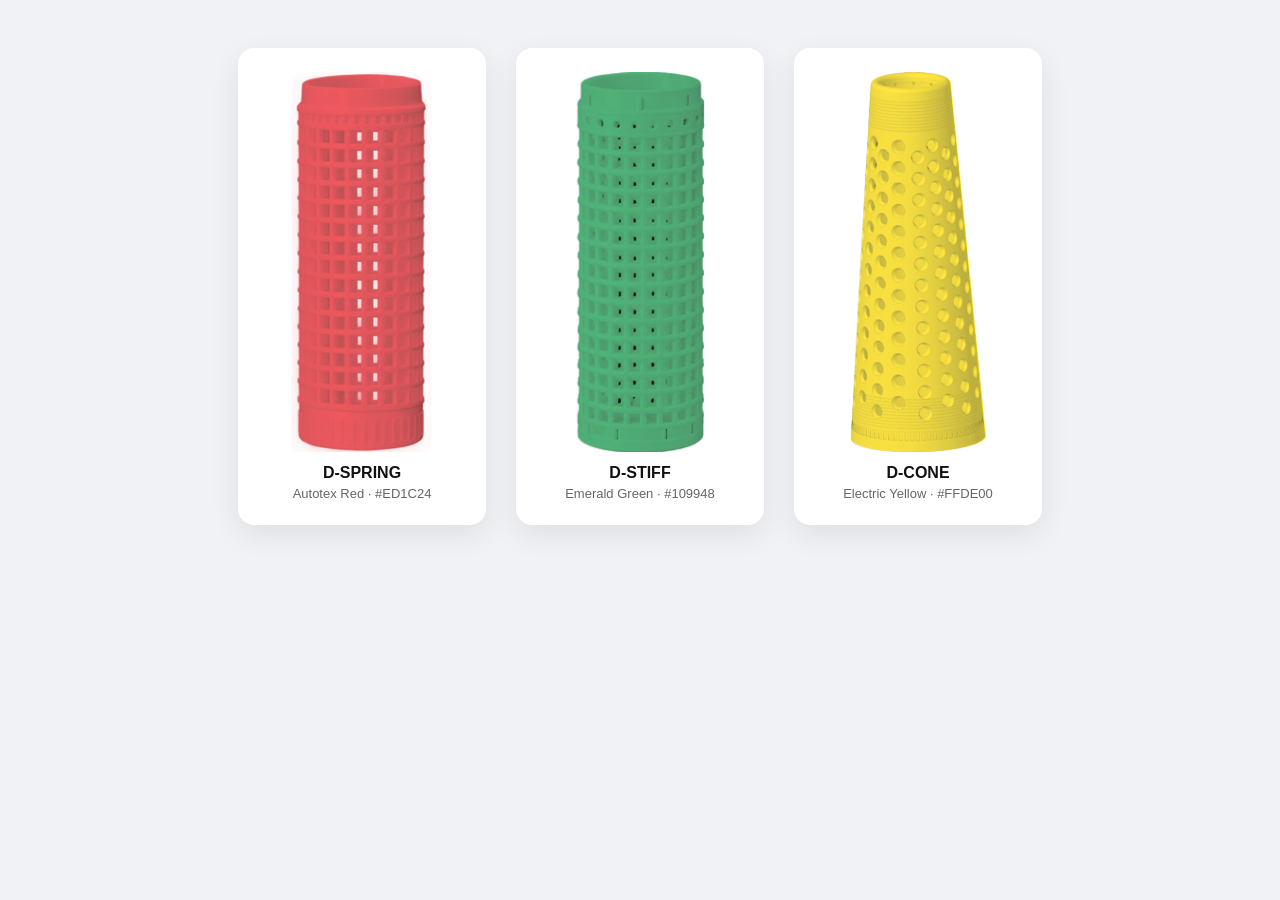
<file: test_blend.html>
<!DOCTYPE html>
<html lang="en">
<head>
<meta charset="UTF-8">
<title>CSS Tint Test</title>
<style>
  body {
    background: #f0f2f5;
    font-family: sans-serif;
    padding: 40px;
    display: flex;
    gap: 30px;
    align-items: center;
    justify-content: center;
  }
  .card {
    background: #ffffff;
    border-radius: 16px;
    padding: 24px;
    box-shadow: 0 10px 30px rgba(0,0,0,0.08);
    display: flex;
    flex-direction: column;
    align-items: center;
  }
  .render-box {
    position: relative;
    width: 200px;
    height: 380px;
    isolation: isolate;
    display: flex;
    align-items: center;
    justify-content: center;
  }
  .tint-bg {
    position: absolute;
    inset: 0;
    mask-size: contain;
    -webkit-mask-size: contain;
    mask-repeat: no-repeat;
    -webkit-mask-repeat: no-repeat;
    mask-position: center;
    -webkit-mask-position: center;
    transition: background-color 0.3s ease;
  }
  .base-layer {
    position: absolute;
    inset: 0;
    width: 100%;
    height: 100%;
    object-fit: contain;
    mix-blend-mode: multiply;
  }
  .highlight-layer {
    position: absolute;
    inset: 0;
    width: 100%;
    height: 100%;
    object-fit: contain;
    mix-blend-mode: screen;
    opacity: 0.25;
    filter: brightness(1.2) contrast(1.4);
    pointer-events: none;
  }
  h3 { margin: 12px 0 4px; font-size: 16px; font-weight: 700; color: #111; }
  p { margin: 0; font-size: 13px; color: #666; }
</style>
</head>
<body>

  <!-- Red D-Spring -->
  <div class="card">
    <div class="render-box">
      <div class="tint-bg" style="background-color: #ED1C24; mask-image: url('Image/d-spring-wt.png'); -webkit-mask-image: url('Image/d-spring-wt.png');"></div>
      <img src="Image/d-spring-wt.png" class="base-layer" alt="D-Spring">
      <img src="Image/d-spring-wt.png" class="highlight-layer" alt="">
    </div>
    <h3>D-SPRING</h3>
    <p>Autotex Red · #ED1C24</p>
  </div>

  <!-- Green D-Stiff -->
  <div class="card">
    <div class="render-box">
      <div class="tint-bg" style="background-color: #109948; mask-image: url('Image/d-stiff-wt.png'); -webkit-mask-image: url('Image/d-stiff-wt.png');"></div>
      <img src="Image/d-stiff-wt.png" class="base-layer" alt="D-Stiff">
      <img src="Image/d-stiff-wt.png" class="highlight-layer" alt="">
    </div>
    <h3>D-STIFF</h3>
    <p>Emerald Green · #109948</p>
  </div>

  <!-- Yellow D-Cone -->
  <div class="card">
    <div class="render-box">
      <div class="tint-bg" style="background-color: #FFDE00; mask-image: url('Image/d-cone-wt.png'); -webkit-mask-image: url('Image/d-cone-wt.png');"></div>
      <img src="Image/d-cone-wt.png" class="base-layer" alt="D-Cone">
      <img src="Image/d-cone-wt.png" class="highlight-layer" alt="">
    </div>
    <h3>D-CONE</h3>
    <p>Electric Yellow · #FFDE00</p>
  </div>

</body>
</html>
</file>
<file: style.css>
/* ==========================================================================
   AUTOTEX DYE TUBES & CONES — OFFICIAL CORPORATE DESIGN SYSTEM
   Brand Colors: Autotex Red #ED1C24, Deep Carbon #12151A, White #FFFFFF
   Fonts: Outfit (Headings) + Inter (Technical UI) + JetBrains Mono (Codes)
   ========================================================================== */

:root {
  /* Autotex Brand Palette */
  --brand-red: #ED1C24;
  --brand-red-hover: #D3151D;
  --brand-red-light: rgba(237, 28, 36, 0.08);
  --brand-red-glow: rgba(237, 28, 36, 0.28);
  
  /* Neutral Palette */
  --carbon-900: #0B0E14;
  --carbon-800: #12161F;
  --carbon-700: #1B202C;
  --carbon-600: #272F3E;
  --slate-500: #64748B;
  --slate-400: #94A3B8;
  --slate-300: #CBD5E1;
  --slate-200: #E2E8F0;
  --slate-100: #F1F5F9;
  --slate-50: #F8FAFC;
  --pure-white: #FFFFFF;

  /* Typography matching autotex.net */
  --font-display: 'Montserrat', -apple-system, BlinkMacSystemFont, 'Segoe UI', Roboto, sans-serif;
  --font-body: 'Mulish', 'Montserrat', -apple-system, BlinkMacSystemFont, 'Segoe UI', Roboto, sans-serif;
  --font-mono: 'JetBrains Mono', 'SF Mono', Consolas, monospace;

  /* Elevation Shadows */
  --shadow-sm: 0 1px 2px rgba(0,0,0,0.05);
  --shadow-md: 0 4px 6px -1px rgba(0,0,0,0.1), 0 2px 4px -1px rgba(0,0,0,0.06);
  --shadow-lg: 0 10px 15px -3px rgba(0,0,0,0.1), 0 4px 6px -2px rgba(0,0,0,0.05);
  --shadow-xl: 0 20px 25px -5px rgba(0,0,0,0.1), 0 10px 10px -5px rgba(0,0,0,0.04);
  --shadow-glow: 0 0 25px rgba(237, 28, 36, 0.25);

  /* Transitions */
  --transition-fast: 0.15s ease;
  --transition-normal: 0.25s cubic-bezier(0.4, 0, 0.2, 1);
  --transition-smooth: 0.35s cubic-bezier(0.16, 1, 0.3, 1);

  /* Configurator Active Color */
  --active-color: #ED1C24;
}

/* Base Reset & Box Sizing */
*, *::before, *::after {
  box-sizing: border-box;
  margin: 0;
  padding: 0;
}

[hidden] {
  display: none !important;
}

html {
  scroll-behavior: smooth;
  font-size: 16px;
  -webkit-font-smoothing: antialiased;
  -moz-osx-font-smoothing: grayscale;
}

body {
  font-family: var(--font-body);
  color: var(--carbon-800);
  background-color: var(--pure-white);
  line-height: 1.6;
  overflow-x: hidden;
}

h1, h2, h3, h4, h5, h6 {
  font-family: var(--font-display);
}

img {
  max-width: 100%;
  display: block;
}

a {
  color: inherit;
  text-decoration: none;
  transition: color var(--transition-fast);
}

button, input, select, textarea {
  font: inherit;
}

/* Layout Utilities */
.container {
  width: 100%;
  max-width: 1280px;
  margin: 0 auto;
  padding: 0 24px;
}

.text-center {
  text-align: center;
}

/* ==========================================================================
   TOP UTILITY BAR
   ========================================================================== */
.top-bar {
  background-color: var(--carbon-900);
  color: var(--slate-300);
  font-size: 0.78rem;
  border-bottom: 1px solid rgba(255, 255, 255, 0.08);
  padding: 7px 0;
}

.top-bar-inner {
  display: flex;
  align-items: center;
  justify-content: space-between;
}

.top-bar-left, .top-bar-right {
  display: flex;
  align-items: center;
  gap: 12px;
}

.top-tag {
  display: inline-flex;
  align-items: center;
  gap: 6px;
  color: var(--brand-red);
  font-weight: 700;
  letter-spacing: 0.04em;
  font-size: 0.74rem;
}

.pulse-dot {
  width: 6px;
  height: 6px;
  border-radius: 50%;
  background-color: var(--brand-red);
  box-shadow: 0 0 8px var(--brand-red);
  animation: pulseDot 2s infinite;
}

@keyframes pulseDot {
  0%, 100% { opacity: 1; transform: scale(1); }
  50% { opacity: 0.4; transform: scale(0.8); }
}

.top-divider {
  color: rgba(255, 255, 255, 0.2);
}

.top-link:hover {
  color: var(--pure-white);
}

.portal-link {
  color: var(--brand-red);
  font-weight: 600;
}
.portal-link:hover {
  color: #ff4d54;
}

/* ==========================================================================
   SITE HEADER & NAVIGATION
   ========================================================================== */
.site-header {
  position: sticky;
  top: 0;
  z-index: 1000;
  background-color: rgba(255, 255, 255, 0.98);
  backdrop-filter: blur(12px);
  -webkit-backdrop-filter: blur(12px);
  border-bottom: 1px solid var(--slate-200);
  transition: all var(--transition-normal);
  width: 100%;
}

/* Widescreen proper container for top bar and header */
.top-bar .container,
.site-header .container {
  max-width: 1540px;
  width: 100%;
  margin: 0 auto;
  padding: 0 32px;
}

.header-inner {
  display: flex;
  align-items: center;
  justify-content: space-between;
  height: 78px;
  gap: clamp(12px, 2vw, 24px);
}

.brand-logo {
  display: flex;
  align-items: center;
  gap: 12px;
  flex-shrink: 0;
  text-decoration: none;
}

.logo-img {
  height: 32px;
  width: auto;
  object-fit: contain;
}

.brand-text-block {
  display: flex;
  flex-direction: column;
  border-left: 1.5px solid var(--slate-300);
  padding-left: 10px;
  white-space: nowrap;
}

.brand-subtitle {
  font-family: var(--font-display);
  font-size: 0.65rem;
  font-weight: 700;
  letter-spacing: 0.08em;
  color: var(--slate-500);
  white-space: nowrap;
}

/* Navigation Links */
.main-nav {
  display: flex;
  align-items: center;
  gap: clamp(10px, 1.3vw, 22px);
  flex-shrink: 1;
  white-space: nowrap;
}

.nav-item {
  font-size: clamp(0.82rem, 0.92vw, 0.90rem);
  font-weight: 600;
  color: var(--carbon-700);
  position: relative;
  padding: 6px 0;
  white-space: nowrap;
  display: inline-flex;
  align-items: center;
  text-decoration: none;
}

.nav-item:hover, .nav-item.active-link {
  color: var(--brand-red);
}

.badge-red {
  background-color: var(--brand-red);
  color: var(--pure-white);
  font-size: 0.62rem;
  font-weight: 700;
  padding: 2px 6px;
  border-radius: 4px;
  text-transform: uppercase;
  margin-left: 4px;
  white-space: nowrap;
}

.caret {
  font-size: 0.55rem;
  margin-left: 3px;
  vertical-align: middle;
}

/* Dropdown */
.nav-item-dropdown {
  position: relative;
  white-space: nowrap;
}

.dropdown-menu {
  position: absolute;
  top: 100%;
  left: 0;
  min-width: 260px;
  background-color: var(--pure-white);
  border: 1px solid var(--slate-200);
  border-radius: 8px;
  box-shadow: var(--shadow-xl);
  padding: 8px 0;
  opacity: 0;
  visibility: hidden;
  transform: translateY(10px);
  transition: all var(--transition-fast);
}

.nav-item-dropdown:hover .dropdown-menu {
  opacity: 1;
  visibility: visible;
  transform: translateY(0);
}

.dropdown-link {
  display: block;
  padding: 9px 18px;
  font-size: 0.88rem;
  font-weight: 500;
  color: var(--carbon-700);
  white-space: nowrap;
}

.dropdown-link:hover, .dropdown-link.active {
  background-color: var(--brand-red-light);
  color: var(--brand-red);
  font-weight: 600;
}

/* Header Action Buttons */
.header-actions {
  display: flex;
  align-items: center;
  gap: 10px;
  flex-shrink: 0;
  white-space: nowrap;
}

.btn {
  display: inline-flex;
  align-items: center;
  justify-content: center;
  gap: 7px;
  font-size: 0.84rem;
  font-weight: 600;
  padding: 8px 16px;
  border-radius: 6px;
  cursor: pointer;
  border: none;
  white-space: nowrap;
  transition: all var(--transition-fast);
}

.btn-icon {
  width: 15px;
  height: 15px;
  flex-shrink: 0;
}

.btn-outline-catalog {
  background-color: transparent;
  color: var(--carbon-800);
  border: 1.5px solid var(--slate-300);
}
.btn-outline-catalog:hover {
  border-color: var(--carbon-800);
  background-color: var(--slate-100);
}

.btn-primary-red {
  background-color: var(--brand-red);
  color: var(--pure-white);
  box-shadow: 0 4px 12px rgba(237, 28, 36, 0.25);
}
.btn-primary-red:hover {
  background-color: var(--brand-red-hover);
  box-shadow: 0 6px 16px rgba(237, 28, 36, 0.35);
  transform: translateY(-1px);
}

.mobile-menu-toggle {
  display: none;
  flex-direction: column;
  justify-content: space-between;
  width: 24px;
  height: 18px;
  background: transparent;
  border: none;
  cursor: pointer;
}
.mobile-menu-toggle span {
  width: 100%;
  height: 2px;
  background-color: var(--carbon-800);
  border-radius: 2px;
  transition: all var(--transition-fast);
}

/* Mobile Nav Drawer */
.mobile-nav-drawer {
  display: none;
}

/* ==========================================================================
   HERO SECTION
   ========================================================================== */
.hero-section {
  position: relative;
  background-color: var(--carbon-900);
  color: var(--pure-white);
  padding: 70px 0 90px;
  overflow: hidden;
}

.hero-bg-yarn {
  position: absolute;
  inset: 0;
  background-size: cover;
  background-position: center;
  opacity: 0.16;
  filter: grayscale(80%) contrast(1.2);
}

.hero-bg-overlay {
  position: absolute;
  inset: 0;
  background: linear-gradient(135deg, rgba(11, 14, 20, 0.95) 0%, rgba(18, 22, 31, 0.88) 60%, rgba(237, 28, 36, 0.12) 100%);
  z-index: 1;
}

.hero-container {
  position: relative;
  z-index: 2;
  display: grid;
  grid-template-columns: 1.15fr 0.85fr;
  align-items: center;
  gap: 50px;
}

.hero-content {
  display: flex;
  flex-direction: column;
  align-items: flex-start;
}

.hero-badge {
  display: inline-flex;
  align-items: center;
  gap: 8px;
  background-color: rgba(255, 255, 255, 0.08);
  border: 1px solid rgba(255, 255, 255, 0.15);
  padding: 6px 14px;
  border-radius: 999px;
  font-size: 0.75rem;
  letter-spacing: 0.06em;
  font-weight: 700;
  margin-bottom: 20px;
}

.badge-accent {
  color: var(--brand-red);
}

.badge-text {
  color: var(--slate-300);
}

.hero-title {
  font-family: var(--font-display);
  font-size: clamp(2.6rem, 5vw, 3.8rem);
  font-weight: 900;
  line-height: 1.08;
  letter-spacing: -0.02em;
  color: var(--pure-white);
  margin-bottom: 12px;
  text-shadow: 0 4px 20px rgba(0,0,0,0.5);
}

.hero-tagline {
  font-family: var(--font-display);
  font-size: 1.35rem;
  font-weight: 600;
  color: var(--brand-red);
  letter-spacing: -0.01em;
  margin-bottom: 18px;
  text-transform: uppercase;
}

.hero-description {
  font-size: 1.05rem;
  color: var(--slate-300);
  line-height: 1.65;
  max-width: 580px;
  margin-bottom: 32px;
}

.hero-cta-group {
  display: flex;
  align-items: center;
  gap: 16px;
  margin-bottom: 45px;
  flex-wrap: wrap;
}

.btn-hero-primary {
  background-color: var(--brand-red);
  color: var(--pure-white);
  font-size: 1rem;
  font-weight: 700;
  padding: 14px 28px;
  border-radius: 8px;
  box-shadow: 0 8px 24px rgba(237, 28, 36, 0.35);
}
.btn-hero-primary:hover {
  background-color: var(--brand-red-hover);
  transform: translateY(-2px);
  box-shadow: 0 12px 28px rgba(237, 28, 36, 0.45);
}

.btn-hero-secondary {
  background-color: rgba(255, 255, 255, 0.08);
  color: var(--pure-white);
  border: 1.5px solid rgba(255, 255, 255, 0.2);
  font-size: 1rem;
  font-weight: 600;
  padding: 14px 26px;
  border-radius: 8px;
}
.btn-hero-secondary:hover {
  background-color: rgba(255, 255, 255, 0.15);
  border-color: var(--pure-white);
}

/* Hero Metrics */
.hero-metrics {
  display: flex;
  align-items: center;
  gap: 24px;
  border-top: 1px solid rgba(255, 255, 255, 0.12);
  padding-top: 24px;
  width: 100%;
}

.metric-item {
  display: flex;
  flex-direction: column;
}

.metric-val {
  font-family: var(--font-display);
  font-size: 1.6rem;
  font-weight: 800;
  color: var(--pure-white);
  line-height: 1;
}

.metric-lbl {
  font-size: 0.75rem;
  color: var(--slate-400);
  font-weight: 500;
  margin-top: 4px;
}

.metric-divider {
  width: 1px;
  height: 36px;
  background-color: rgba(255, 255, 255, 0.12);
}

/* Hero Visual Card */
.hero-visual {
  position: relative;
  display: flex;
  justify-content: center;
  align-items: center;
}

.visual-glow {
  position: absolute;
  width: 380px;
  height: 380px;
  border-radius: 50%;
  background: radial-gradient(circle, rgba(237, 28, 36, 0.35) 0%, rgba(237, 28, 36, 0) 70%);
  filter: blur(40px);
  z-index: 0;
}

.cluster-card {
  position: relative;
  z-index: 1;
  background: radial-gradient(circle at center, rgba(255, 255, 255, 0.05) 0%, rgba(0, 0, 0, 0.4) 100%);
  border: 1px solid rgba(255, 255, 255, 0.15);
  border-radius: 20px;
  padding: 24px;
  box-shadow: 0 25px 50px -12px rgba(0, 0, 0, 0.6);
  backdrop-filter: blur(8px);
}

.cluster-img {
  width: 100%;
  max-width: 440px;
  height: auto;
  filter: drop-shadow(0 15px 30px rgba(0, 0, 0, 0.7));
  animation: floatSubtle 6s ease-in-out infinite;
}

@keyframes floatSubtle {
  0%, 100% { transform: translateY(0); }
  50% { transform: translateY(-8px); }
}

.cluster-badge {
  display: inline-flex;
  align-items: center;
  gap: 8px;
  background-color: rgba(11, 14, 20, 0.85);
  border: 1px solid rgba(255, 255, 255, 0.15);
  padding: 6px 14px;
  border-radius: 999px;
  font-size: 0.78rem;
  font-weight: 600;
  color: var(--slate-200);
  margin-top: 16px;
}

.cluster-dot {
  width: 8px;
  height: 8px;
  border-radius: 50%;
  background-color: #109948;
}

/* ==========================================================================
   PROFILES SECTION (5 Core Models)
   ========================================================================== */
.profiles-section {
  padding: 85px 0 75px;
  background-color: var(--slate-50);
}

.section-eyebrow {
  font-family: var(--font-display);
  font-size: 0.8rem;
  font-weight: 700;
  letter-spacing: 0.08em;
  color: var(--brand-red);
  text-transform: uppercase;
  margin-bottom: 8px;
}

.section-title {
  font-family: var(--font-display);
  font-size: clamp(2rem, 3.5vw, 2.6rem);
  font-weight: 800;
  color: var(--carbon-900);
  letter-spacing: -0.02em;
  margin-bottom: 12px;
}

.section-subtitle {
  font-size: 1.05rem;
  color: var(--slate-500);
  max-width: 680px;
  margin: 0 auto 50px;
}

.profiles-grid {
  display: grid;
  grid-template-columns: repeat(auto-fit, minmax(220px, 1fr));
  gap: 22px;
}

.profile-card {
  position: relative;
  background-color: var(--pure-white);
  border: 1px solid var(--slate-200);
  border-radius: 14px;
  padding: 24px 20px;
  display: flex;
  flex-direction: column;
  transition: all var(--transition-normal);
  box-shadow: var(--shadow-sm);
}

.profile-card:hover {
  transform: translateY(-5px);
  border-color: var(--brand-red);
  box-shadow: 0 15px 30px rgba(0, 0, 0, 0.08), var(--shadow-glow);
}

.profile-card-badge {
  position: absolute;
  top: 14px;
  right: 14px;
  background-color: var(--brand-red-light);
  color: var(--brand-red);
  font-size: 0.72rem;
  font-weight: 700;
  padding: 4px 8px;
  border-radius: 6px;
  text-transform: uppercase;
}

.profile-thumb-wrap {
  height: 210px;
  display: flex;
  align-items: center;
  justify-content: center;
  margin-bottom: 18px;
  background: radial-gradient(circle at center, #F8FAFC 0%, #EDF2F7 100%);
  border-radius: 10px;
  padding: 12px;
}

.profile-thumb {
  max-height: 185px;
  width: auto;
  object-fit: contain;
  transition: transform var(--transition-normal);
}

.profile-card:hover .profile-thumb {
  transform: scale(1.06);
}

.profile-name {
  font-family: var(--font-display);
  font-size: 1.3rem;
  font-weight: 800;
  color: var(--carbon-900);
  margin-bottom: 2px;
}

.profile-type {
  font-size: 0.8rem;
  font-weight: 600;
  color: var(--brand-red);
  text-transform: uppercase;
  letter-spacing: 0.03em;
  margin-bottom: 10px;
}

.profile-desc {
  font-size: 0.86rem;
  color: var(--slate-500);
  line-height: 1.5;
  margin-bottom: 16px;
  flex-grow: 1;
}

.profile-features {
  list-style: none;
  font-size: 0.8rem;
  color: var(--carbon-700);
  margin-bottom: 20px;
  display: flex;
  flex-direction: column;
  gap: 6px;
}

.profile-features li {
  display: flex;
  align-items: center;
  gap: 6px;
}

.profile-features .check {
  color: #109948;
  font-weight: 700;
}

.btn-card-action {
  width: 100%;
  background-color: var(--slate-100);
  color: var(--carbon-800);
  font-size: 0.85rem;
  font-weight: 700;
  padding: 10px;
  border-radius: 6px;
  border: 1px solid var(--slate-200);
  cursor: pointer;
  transition: all var(--transition-fast);
}

.btn-card-action:hover {
  background-color: var(--brand-red);
  color: var(--pure-white);
  border-color: var(--brand-red);
}

/* ==========================================================================
   INTERACTIVE 3D 360° ROTATE & ZOOM COLOUR STUDIO
   ========================================================================== */
/* ==========================================================================
   INTERACTIVE 3D 360° ROTATE & ZOOM COLOUR STUDIO (Corporate Light Theme)
   ========================================================================== */
.studio-section {
  padding: 85px 0 95px;
  background: linear-gradient(180deg, #F8FAFC 0%, #FFFFFF 50%, #F8FAFC 100%);
  color: var(--carbon-800);
  position: relative;
  border-top: 1px solid var(--slate-200);
  border-bottom: 1px solid var(--slate-200);
}

.studio-header {
  display: flex;
  align-items: flex-end;
  justify-content: space-between;
  margin-bottom: 28px;
  gap: 20px;
}

.studio-pill {
  display: inline-flex;
  align-items: center;
  gap: 8px;
  background-color: #FEF2F2;
  border: 1px solid #FECACA;
  color: #DC2626;
  font-size: 0.75rem;
  font-weight: 700;
  padding: 4px 12px;
  border-radius: 999px;
  letter-spacing: 0.06em;
  margin-bottom: 12px;
}

.studio-pill .dot {
  width: 6px;
  height: 6px;
  border-radius: 50%;
  background-color: var(--brand-red);
  box-shadow: 0 0 6px var(--brand-red);
}

.studio-title {
  font-family: var(--font-display);
  font-size: clamp(1.8rem, 3.2vw, 2.5rem);
  font-weight: 800;
  letter-spacing: -0.02em;
  color: #0F172A;
  margin-bottom: 8px;
}

.studio-subtitle {
  font-size: 1rem;
  color: #475569;
  max-width: 620px;
}

.studio-actions-top {
  display: flex;
  align-items: center;
  gap: 10px;
}

.btn-studio-tool {
  display: inline-flex;
  align-items: center;
  gap: 8px;
  background-color: #FFFFFF;
  border: 1.5px solid var(--slate-300);
  color: #1E293B;
  font-size: 0.82rem;
  font-weight: 600;
  padding: 9px 15px;
  border-radius: 8px;
  cursor: pointer;
  box-shadow: var(--shadow-sm);
  transition: all var(--transition-fast);
}

.btn-studio-tool:hover {
  background-color: var(--slate-50);
  border-color: #94A3B8;
  color: #0F172A;
}

.btn-studio-tool[aria-pressed="true"] {
  background-color: var(--brand-red);
  border-color: var(--brand-red);
  color: var(--pure-white);
  box-shadow: 0 4px 12px rgba(237, 28, 36, 0.3);
}

/* Product Tabs Bar */
.product-selector-bar {
  display: grid;
  grid-template-columns: repeat(5, 1fr);
  gap: 10px;
  margin-bottom: 24px;
}

.prod-tab {
  position: relative;
  display: flex;
  align-items: center;
  gap: 14px;
  background-color: #FFFFFF;
  border: 1.5px solid var(--slate-200);
  border-radius: 10px;
  padding: 14px 16px;
  cursor: pointer;
  text-align: left;
  box-shadow: 0 1px 3px rgba(0, 0, 0, 0.04);
  transition: all var(--transition-normal);
}

.prod-tab:hover {
  background-color: #F8FAFC;
  border-color: var(--slate-300);
  transform: translateY(-2px);
  box-shadow: var(--shadow-md);
}

.prod-tab.active {
  background: #FFFFFF;
  border-color: var(--brand-red);
  box-shadow: 0 6px 20px rgba(237, 28, 36, 0.12);
}

.tab-code {
  font-family: var(--font-mono);
  font-size: 0.75rem;
  font-weight: 700;
  color: #64748B;
  background-color: #F1F5F9;
  padding: 4px 8px;
  border-radius: 4px;
}

.prod-tab.active .tab-code {
  color: var(--brand-red);
  background-color: #FEF2F2;
}

.tab-info {
  display: flex;
  flex-direction: column;
}

.tab-title {
  font-family: var(--font-display);
  font-size: 0.95rem;
  font-weight: 700;
  color: #0F172A;
}

.tab-sub {
  font-size: 0.72rem;
  color: #64748B;
}

.prod-tab.active .tab-sub {
  color: var(--brand-red);
  font-weight: 600;
}

.tab-active-indicator {
  position: absolute;
  bottom: -1px;
  left: 20%;
  right: 20%;
  height: 3px;
  background-color: var(--brand-red);
  border-radius: 3px 3px 0 0;
  display: none;
}

.prod-tab.active .tab-active-indicator {
  display: block;
}

/* Studio 2-Column Grid */
.studio-grid {
  display: grid;
  grid-template-columns: 1.18fr 0.82fr;
  gap: 28px;
  align-items: stretch;
}

/* ==========================================================================
   VIEWPORT PANEL (Left Column - 3D 360° Render)
   ========================================================================== */
.studio-viewport-panel {
  background-color: #FFFFFF;
  border: 1px solid var(--slate-200);
  border-radius: 16px;
  padding: 24px;
  display: flex;
  flex-direction: column;
  box-shadow: 0 10px 30px -5px rgba(0, 0, 0, 0.06), 0 4px 6px -2px rgba(0, 0, 0, 0.03);
  position: relative;
  overflow: hidden;
}

.viewport-header {
  display: flex;
  align-items: center;
  justify-content: space-between;
  padding-bottom: 16px;
  border-bottom: 1px solid var(--slate-100);
}

.viewport-breadcrumbs {
  font-size: 0.78rem;
  font-weight: 600;
  color: #64748B;
}

.viewport-breadcrumbs .sep {
  margin: 0 6px;
  color: var(--slate-300);
}

.viewport-breadcrumbs .active-crumb {
  color: #0F172A;
  font-weight: 700;
}

.view-status-tags {
  display: flex;
  align-items: center;
  gap: 8px;
}

.tag-status {
  font-size: 0.68rem;
  font-weight: 700;
  padding: 3px 8px;
  border-radius: 4px;
  letter-spacing: 0.04em;
}

.live-tag {
  background-color: rgba(16, 153, 72, 0.12);
  color: #0E803C;
  border: 1px solid rgba(16, 153, 72, 0.25);
  display: inline-flex;
  align-items: center;
  gap: 5px;
}

.live-dot {
  width: 5px;
  height: 5px;
  border-radius: 50%;
  background-color: #109948;
  animation: pulseDot 1.5s infinite;
}

.polymer-tag {
  background-color: #F1F5F9;
  color: #475569;
  border: 1px solid var(--slate-200);
}

/* ==========================================================================
   THE 360° STAGE VIEWPORT
   ========================================================================== */
.viewport-stage {
  position: relative;
  flex-grow: 1;
  min-height: 510px;
  margin: 18px 0;
  border-radius: 14px;
  display: flex;
  flex-direction: column;
  align-items: center;
  justify-content: center;
  overflow: hidden;
  user-select: none;
  -webkit-user-select: none;
  transition: background 0.35s ease, border-color 0.35s ease;
  border: 1.5px solid var(--slate-200);

  /* Default Clean Studio Lighting Floor Background */
  background: radial-gradient(circle at 50% 35%, #FFFFFF 0%, #F1F5F9 55%, #E2E8F0 100%);
  cursor: grab;
}

.viewport-stage:active {
  cursor: grabbing;
}

/* High Contrast Dark Backdrop Variation (for white, yellow, pale products) */
.viewport-stage.backdrop-dark {
  background: radial-gradient(circle at 50% 35%, #1E293B 0%, #0F172A 70%, #020617 100%);
  border-color: #334155;
}

/* Ultra Deep Black Backdrop */
.viewport-stage.backdrop-black {
  background: radial-gradient(circle at 50% 35%, #18181B 0%, #09090B 75%, #000000 100%);
  border-color: #27272A;
}

/* Floating Single Reset Control in 3D Stage Console */
.stage-floating-toolbar.stage-reset-bar {
  position: absolute;
  top: 18px;
  right: 18px;
  z-index: 20;
  display: flex;
  align-items: center;
  background: transparent;
  border: none;
  box-shadow: none;
  backdrop-filter: none;
  -webkit-backdrop-filter: none;
  padding: 0;
}

.reset-single-btn {
  background: rgba(255, 255, 255, 0.95);
  border: 1.5px solid var(--slate-300);
  color: #1E293B;
  font-family: var(--font-display);
  font-size: 0.8rem;
  font-weight: 700;
  padding: 8px 14px;
  border-radius: 8px;
  cursor: pointer;
  display: inline-flex;
  align-items: center;
  gap: 6px;
  box-shadow: 0 4px 12px rgba(0, 0, 0, 0.08);
  backdrop-filter: blur(8px);
  -webkit-backdrop-filter: blur(8px);
  transition: all var(--transition-fast);
}

.viewport-stage.backdrop-dark .reset-single-btn,
.viewport-stage.backdrop-black .reset-single-btn {
  background: rgba(15, 23, 42, 0.9);
  border-color: rgba(255, 255, 255, 0.22);
  color: #F8FAFC;
  box-shadow: 0 4px 15px rgba(0, 0, 0, 0.4);
}

.reset-single-btn:hover {
  background: var(--brand-red);
  color: #FFFFFF !important;
  border-color: var(--brand-red);
  box-shadow: 0 6px 16px rgba(237, 28, 36, 0.35);
  transform: translateY(-1px);
}

.reset-single-btn:hover .tool-icon {
  transform: rotate(-180deg);
  transition: transform 0.35s ease;
}

.tool-btn {
  background: transparent;
  border: none;
  color: #334155;
  font-size: 0.78rem;
  font-weight: 600;
  padding: 5px 8px;
  border-radius: 6px;
  cursor: pointer;
  display: inline-flex;
  align-items: center;
  gap: 4px;
  transition: all var(--transition-fast);
}

.viewport-stage.backdrop-dark .tool-btn,
.viewport-stage.backdrop-black .tool-btn {
  color: var(--slate-200);
}

.tool-btn:hover {
  background-color: rgba(0, 0, 0, 0.06);
  color: #0F172A;
}

.viewport-stage.backdrop-dark .tool-btn:hover,
.viewport-stage.backdrop-black .tool-btn:hover {
  background-color: rgba(255, 255, 255, 0.15);
  color: var(--pure-white);
}

.tool-btn[aria-pressed="true"],
.tool-btn.active {
  background-color: var(--brand-red);
  color: var(--pure-white);
}

.quick-zoom-btn {
  font-size: 0.72rem;
  padding: 4px 7px;
  background-color: rgba(0, 0, 0, 0.04);
  border: 1px solid rgba(0, 0, 0, 0.08);
  white-space: nowrap;
}

.viewport-stage.backdrop-dark .quick-zoom-btn,
.viewport-stage.backdrop-black .quick-zoom-btn {
  background-color: rgba(255, 255, 255, 0.08);
  border-color: rgba(255, 255, 255, 0.15);
  color: var(--slate-200);
}

.quick-zoom-btn:hover {
  background-color: var(--brand-red);
  color: #fff !important;
  border-color: var(--brand-red);
}

.tool-btn[aria-pressed="true"] .tool-icon {
  animation: rotateSpin 2s linear infinite;
}

@keyframes rotateSpin {
  100% { transform: rotate(360deg); }
}

.tool-divider {
  width: 1px;
  height: 16px;
  background-color: var(--slate-300);
}

.viewport-stage.backdrop-dark .tool-divider,
.viewport-stage.backdrop-black .tool-divider {
  background-color: rgba(255, 255, 255, 0.2);
}

.zoom-level-badge {
  font-family: var(--font-mono);
  font-size: 0.72rem;
  font-weight: 700;
  color: #0F172A;
  padding: 0 4px;
}

.viewport-stage.backdrop-dark .zoom-level-badge,
.viewport-stage.backdrop-black .zoom-level-badge {
  color: var(--pure-white);
}

/* Drag Interaction Hint Pill */
.drag-hint-pill {
  position: absolute;
  top: 16px;
  left: 16px;
  z-index: 15;
  display: inline-flex;
  align-items: center;
  gap: 8px;
  background-color: rgba(255, 255, 255, 0.92);
  border: 1px solid var(--slate-200);
  color: #334155;
  font-size: 0.72rem;
  font-weight: 600;
  padding: 6px 12px;
  border-radius: 999px;
  backdrop-filter: blur(6px);
  pointer-events: none;
  box-shadow: 0 2px 8px rgba(0, 0, 0, 0.06);
  transition: opacity 0.5s ease;
}

.viewport-stage.backdrop-dark .drag-hint-pill,
.viewport-stage.backdrop-black .drag-hint-pill {
  background-color: rgba(11, 14, 20, 0.85);
  border-color: rgba(255, 255, 255, 0.15);
  color: var(--slate-200);
}

.drag-hint-pill.fade-out {
  opacity: 0;
}

.hint-icon {
  color: var(--brand-red);
  font-size: 0.9rem;
}

/* Turntable Floor Ring Graphics */
.turntable-floor-ring {
  position: absolute;
  bottom: 35px;
  left: 50%;
  margin-left: -160px;
  width: 320px;
  height: 90px;
  border-radius: 50%;
  border: 1.5px dashed rgba(0, 0, 0, 0.18);
  pointer-events: none;
  z-index: 1;
}

.viewport-stage.backdrop-dark .turntable-floor-ring,
.viewport-stage.backdrop-black .turntable-floor-ring {
  border-color: rgba(255, 255, 255, 0.2);
}

.floor-grid-circle {
  position: absolute;
  inset: 15px;
  border-radius: 50%;
  border: 1px solid rgba(237, 28, 36, 0.25);
}

.floor-tick {
  position: absolute;
  font-family: var(--font-mono);
  font-size: 0.62rem;
  font-weight: 700;
  color: #64748B;
}

.viewport-stage.backdrop-dark .floor-tick,
.viewport-stage.backdrop-black .floor-tick {
  color: var(--slate-400);
}

.tick-0 { top: -14px; left: 50%; transform: translateX(-50%); }
.tick-90 { right: -24px; top: 50%; transform: translateY(-50%); }
.tick-180 { bottom: -14px; left: 50%; transform: translateX(-50%); }
.tick-270 { left: -28px; top: 50%; transform: translateY(-50%); }

/* 360 Orbit Degree Badge */
.orbit-angle-hud {
  position: absolute;
  bottom: 60px;
  left: 20px;
  z-index: 15;
  background-color: rgba(255, 255, 255, 0.92);
  border: 1px solid var(--slate-200);
  padding: 4px 10px;
  border-radius: 6px;
  font-size: 0.72rem;
  color: #475569;
  backdrop-filter: blur(4px);
  pointer-events: none;
  box-shadow: 0 2px 8px rgba(0, 0, 0, 0.06);
}

.viewport-stage.backdrop-dark .orbit-angle-hud,
.viewport-stage.backdrop-black .orbit-angle-hud {
  background-color: rgba(11, 14, 20, 0.85);
  border-color: rgba(255, 255, 255, 0.15);
  color: var(--slate-300);
}

.orbit-angle-hud strong {
  font-family: var(--font-mono);
  color: var(--brand-red);
}

/* Stage Single View */
.stage-single {
  position: relative;
  width: 100%;
  flex-grow: 1;
  min-height: 450px;
  display: flex;
  align-items: center;
  justify-content: center;
}

/* REAL 3D WEBGL PRODUCT CANVAS */
.threejs-canvas {
  position: absolute;
  top: 0;
  left: 0;
  width: 100% !important;
  height: 100% !important;
  z-index: 5;
  cursor: grab;
  outline: none;
  touch-action: none;
}

.threejs-canvas:active {
  cursor: grabbing;
}

/* THE 3D PRODUCT RENDER CONTAINER */
.product-render-stage {
  position: relative;
  width: 250px;
  height: 420px;
  display: flex;
  align-items: center;
  justify-content: center;
  perspective: 1200px;
  transform-style: preserve-3d;
  will-change: transform;
}

/* Pedestal Radial Shadow */
.stage-pedestal-shadow {
  position: absolute;
  bottom: 8px;
  width: 190px;
  height: 24px;
  border-radius: 50%;
  background: radial-gradient(ellipse at center, rgba(0, 0, 0, 0.45) 0%, rgba(0, 0, 0, 0) 70%);
  filter: blur(5px);
  z-index: 1;
  pointer-events: none;
  transition: transform 0.1s linear;
}

.stage-pedestal-shadow.small {
  width: 130px;
  height: 16px;
  bottom: 6px;
}

/* Photorealistic Direct Display Image */
.product-display-img {
  position: relative;
  z-index: 2;
  max-width: 100%;
  max-height: 380px;
  width: auto;
  height: auto;
  object-fit: contain;
  filter: drop-shadow(0 15px 25px rgba(0, 0, 0, 0.25));
  pointer-events: none;
  transform-style: preserve-3d;
}

/* Dynamic Specular Glare Overlay that shifts with rotation */
.product-glare-overlay {
  position: absolute;
  inset: 0;
  z-index: 3;
  pointer-events: none;
  opacity: 0.35;
  mix-blend-mode: screen;
  background: linear-gradient(90deg, rgba(255,255,255,0) 0%, rgba(255,255,255,0.6) 50%, rgba(255,255,255,0) 100%);
  transition: transform 0.05s linear;
}

/* Custom Dynamic Canvas */
.product-custom-canvas {
  position: relative;
  z-index: 2;
  max-width: 100%;
  max-height: 380px;
  width: auto;
  height: auto;
  object-fit: contain;
  filter: drop-shadow(0 15px 25px rgba(0, 0, 0, 0.25));
}

/* HUD Dimension Overlays */
.dimension-hud {
  position: absolute;
  background-color: rgba(255, 255, 255, 0.92);
  border: 1px solid var(--slate-200);
  padding: 4px 10px;
  border-radius: 6px;
  display: flex;
  flex-direction: column;
  box-shadow: 0 4px 12px rgba(0, 0, 0, 0.08);
  pointer-events: none;
  backdrop-filter: blur(4px);
  z-index: 10;
}

.viewport-stage.backdrop-dark .dimension-hud,
.viewport-stage.backdrop-black .dimension-hud {
  background-color: rgba(11, 14, 20, 0.85);
  border-color: rgba(255, 255, 255, 0.2);
  box-shadow: 0 4px 12px rgba(0, 0, 0, 0.35);
}

.hud-label {
  font-size: 0.62rem;
  font-weight: 700;
  color: #64748B;
  text-transform: uppercase;
  letter-spacing: 0.04em;
}

.viewport-stage.backdrop-dark .hud-label,
.viewport-stage.backdrop-black .hud-label {
  color: var(--slate-400);
}

.hud-value {
  font-family: var(--font-mono);
  font-size: 0.82rem;
  font-weight: 700;
  color: #0F172A;
}

.viewport-stage.backdrop-dark .hud-value,
.viewport-stage.backdrop-black .hud-value {
  color: var(--pure-white);
}

.top-hud {
  top: 50px;
  left: 40px;
}
.height-hud {
  top: 50%;
  right: 40px;
  transform: translateY(-50%);
}
.bottom-hud {
  bottom: 60px;
  right: 40px;
}

/* ==========================================================================
   BOTTOM 360° VIEW ANGLE & SCRUBBER TOOLBAR
   ========================================================================== */
.stage-bottom-bar {
  width: 100%;
  padding: 10px 18px;
  background-color: #F8FAFC;
  border-top: 1px solid var(--slate-200);
  display: flex;
  align-items: center;
  justify-content: space-between;
  gap: 14px;
  z-index: 20;
  flex-wrap: wrap;
}

.angle-presets-group {
  display: flex;
  align-items: center;
  gap: 6px;
  flex-wrap: wrap;
}

.stage-backdrop-chips {
  display: flex;
  align-items: center;
  gap: 5px;
}

.angle-bar-lbl {
  font-size: 0.68rem;
  font-weight: 700;
  color: #64748B;
  letter-spacing: 0.05em;
  margin-right: 2px;
}

.angle-preset-btn,
.stage-chip-btn {
  background-color: #FFFFFF;
  border: 1.5px solid var(--slate-200);
  color: #334155;
  font-size: 0.72rem;
  font-weight: 600;
  padding: 4px 10px;
  border-radius: 6px;
  cursor: pointer;
  box-shadow: 0 1px 2px rgba(0, 0, 0, 0.04);
  transition: all var(--transition-fast);
}

.angle-preset-btn:hover,
.stage-chip-btn:hover {
  background-color: #F1F5F9;
  border-color: #94A3B8;
  color: #0F172A;
}

.angle-preset-btn.active,
.stage-chip-btn.active {
  background-color: var(--brand-red);
  border-color: var(--brand-red);
  color: var(--pure-white);
  box-shadow: 0 2px 6px rgba(237, 28, 36, 0.25);
}

.turntable-scrubber-wrap {
  display: flex;
  align-items: center;
  flex-grow: 1;
  max-width: 180px;
}

.turntable-scrubber-wrap input[type="range"] {
  width: 100%;
  accent-color: var(--brand-red);
  cursor: pointer;
}

/* Stage Comparison Mode */
.stage-compare {
  width: 100%;
  height: 100%;
  align-items: center;
  justify-content: space-around;
  padding: 20px;
}

.compare-column {
  display: flex;
  flex-direction: column;
  align-items: center;
  gap: 12px;
}

.compare-tag {
  font-size: 0.68rem;
  font-weight: 700;
  letter-spacing: 0.05em;
  color: var(--slate-600);
  background-color: rgba(255, 255, 255, 0.85);
  padding: 3px 8px;
  border-radius: 4px;
}

.viewport-stage.backdrop-dark .compare-tag,
.viewport-stage.backdrop-black .compare-tag {
  color: var(--slate-300);
  background-color: rgba(255, 255, 255, 0.1);
}

.compare-render-stage {
  position: relative;
  width: 170px;
  height: 330px;
  display: flex;
  align-items: center;
  justify-content: center;
}

.compare-render-stage .product-display-img {
  max-height: 290px;
}

.compare-vs-badge {
  font-family: var(--font-display);
  font-size: 1.1rem;
  font-weight: 900;
  color: var(--brand-red);
  background-color: var(--pure-white);
  box-shadow: 0 4px 15px rgba(0, 0, 0, 0.15);
  width: 36px;
  height: 36px;
  border-radius: 50%;
  display: flex;
  align-items: center;
  justify-content: center;
}

.compare-info {
  text-align: center;
  display: flex;
  flex-direction: column;
}

.compare-info strong {
  font-size: 0.95rem;
  color: var(--carbon-900);
}
.viewport-stage.backdrop-dark .compare-info strong,
.viewport-stage.backdrop-black .compare-info strong {
  color: var(--pure-white);
}

.compare-info span {
  font-size: 0.75rem;
  color: var(--slate-500);
  font-family: var(--font-mono);
}
.viewport-stage.backdrop-dark .compare-info span,
.viewport-stage.backdrop-black .compare-info span {
  color: var(--slate-400);
}

/* Viewport Quick Footer */
.viewport-footer {
  display: grid;
  grid-template-columns: 1.3fr 1fr 1fr 1fr;
  gap: 12px;
  border-top: 1px solid var(--slate-100);
  padding-top: 16px;
}

.spec-quick-item {
  display: flex;
  flex-direction: column;
}

.spec-label {
  font-size: 0.68rem;
  color: #64748B;
  font-weight: 600;
  letter-spacing: 0.04em;
  margin-bottom: 3px;
}

.spec-quick-item strong {
  font-size: 0.88rem;
  color: #0F172A;
  font-weight: 700;
}

.active-color-pill {
  display: inline-flex;
  align-items: center;
  gap: 8px;
}

.color-sample-circle {
  width: 14px;
  height: 14px;
  border-radius: 50%;
  box-shadow: 0 0 0 1px rgba(0, 0, 0, 0.15);
  flex-shrink: 0;
  transition: background-color 0.28s ease;
}

.active-color-pill code {
  font-family: var(--font-mono);
  font-size: 0.74rem;
  color: #334155;
  background-color: #F1F5F9;
  border: 1px solid var(--slate-200);
  padding: 1px 5px;
  border-radius: 4px;
}

/* ==========================================================================
   PALETTE & CUSTOMIZER PANEL (Right Column - Light Theme)
   ========================================================================== */
.studio-palette-panel {
  background-color: #FFFFFF;
  border: 1px solid var(--slate-200);
  border-radius: 16px;
  padding: 24px;
  display: flex;
  flex-direction: column;
  box-shadow: 0 10px 30px -5px rgba(0, 0, 0, 0.06), 0 4px 6px -2px rgba(0, 0, 0, 0.03);
}

.palette-top {
  display: flex;
  align-items: center;
  justify-content: space-between;
  margin-bottom: 16px;
}

.panel-eyebrow {
  font-size: 0.72rem;
  font-weight: 700;
  letter-spacing: 0.08em;
  color: var(--brand-red);
}

.panel-title {
  font-family: var(--font-display);
  font-size: 1.25rem;
  font-weight: 800;
  color: #0F172A;
}

.palette-counter {
  font-family: var(--font-mono);
  font-size: 0.72rem;
  font-weight: 700;
  color: #475569;
  background-color: #F1F5F9;
  padding: 4px 8px;
  border-radius: 4px;
  border: 1px solid var(--slate-200);
}

/* Palette Search & Filter */
.palette-controls {
  display: flex;
  flex-direction: column;
  gap: 12px;
  margin-bottom: 16px;
}

.search-input-wrap {
  position: relative;
  display: flex;
  align-items: center;
}

.search-icon {
  position: absolute;
  left: 14px;
  color: #64748B;
  pointer-events: none;
}

.search-input-wrap input {
  width: 100%;
  background-color: #F8FAFC;
  border: 1.5px solid var(--slate-200);
  color: #0F172A;
  padding: 10px 36px;
  border-radius: 8px;
  font-size: 0.88rem;
  transition: all var(--transition-fast);
}

.search-input-wrap input:focus {
  outline: none;
  background-color: #FFFFFF;
  border-color: var(--brand-red);
  box-shadow: 0 0 0 3px rgba(237, 28, 36, 0.15);
}

.clear-btn {
  position: absolute;
  right: 12px;
  background: transparent;
  border: none;
  color: #64748B;
  font-size: 1.1rem;
  cursor: pointer;
}

.filter-pills {
  display: flex;
  gap: 6px;
  flex-wrap: wrap;
}

.filter-pill {
  background-color: #F1F5F9;
  border: 1px solid var(--slate-200);
  color: #475569;
  font-size: 0.74rem;
  font-weight: 600;
  padding: 6px 11px;
  border-radius: 6px;
  cursor: pointer;
  transition: all var(--transition-fast);
}

.filter-pill:hover {
  background-color: #E2E8F0;
  color: #0F172A;
}

.filter-pill.active {
  background-color: var(--brand-red);
  border-color: var(--brand-red);
  color: var(--pure-white);
}

/* Quick Action Controls in Right Panel (Replacing Search & Filters) */
.palette-quick-actions {
  display: grid;
  grid-template-columns: 1fr 1fr;
  gap: 10px;
  margin-bottom: 16px;
}

.btn-studio-action {
  display: inline-flex;
  align-items: center;
  justify-content: center;
  gap: 8px;
  padding: 10px 14px;
  font-family: var(--font-display);
  font-size: 0.82rem;
  font-weight: 700;
  color: var(--carbon-800);
  background: #FFFFFF;
  border: 1.5px solid var(--slate-300);
  border-radius: 8px;
  cursor: pointer;
  box-shadow: 0 1px 3px rgba(0, 0, 0, 0.05);
  transition: all var(--transition-fast);
  white-space: nowrap;
}

.btn-studio-action:hover {
  border-color: var(--brand-red);
  color: var(--brand-red);
  background: rgba(237, 28, 36, 0.04);
}

.btn-studio-action.active,
.btn-studio-action[aria-pressed="true"] {
  background: var(--brand-red);
  color: #FFFFFF;
  border-color: var(--brand-red);
  box-shadow: 0 4px 14px rgba(237, 28, 36, 0.25);
}

.btn-studio-action .action-icon {
  font-size: 0.95rem;
}

/* Swatches Grid - All 20 Shades in a Single Unscrolled View */
.swatches-container {
  flex-grow: 1;
  max-height: none;
  overflow: visible;
  padding-right: 0;
  margin-bottom: 16px;
}

.swatches-grid {
  display: grid;
  grid-template-columns: repeat(4, 1fr);
  gap: 8px;
}

.swatch-btn {
  background-color: #FFFFFF;
  border: 1.5px solid var(--slate-200);
  border-radius: 8px;
  padding: 8px 6px;
  display: flex;
  flex-direction: column;
  align-items: center;
  gap: 6px;
  cursor: pointer;
  box-shadow: 0 1px 2px rgba(0, 0, 0, 0.04);
  transition: all var(--transition-fast);
  text-align: center;
}

.swatch-btn:hover {
  background-color: #F8FAFC;
  border-color: #94A3B8;
  transform: translateY(-2px);
  box-shadow: var(--shadow-sm);
}

.swatch-btn.selected {
  border-color: var(--brand-red);
  box-shadow: 0 0 0 2px var(--brand-red);
  background-color: #FEF2F2;
}

.swatch-circle {
  width: 28px;
  height: 28px;
  border-radius: 50%;
  border: 2px solid rgba(0, 0, 0, 0.15);
  display: flex;
  align-items: center;
  justify-content: center;
  color: var(--pure-white);
  font-size: 0.75rem;
  font-weight: 800;
  box-shadow: 0 2px 5px rgba(0,0,0,0.15);
  transition: transform var(--transition-fast);
}

.swatch-btn:hover .swatch-circle {
  transform: scale(1.1);
}

.swatch-label {
  font-size: 0.72rem;
  font-weight: 600;
  color: #1E293B;
  white-space: nowrap;
  overflow: hidden;
  text-overflow: ellipsis;
  width: 100%;
}

.swatch-code {
  font-family: var(--font-mono);
  font-size: 0.62rem;
  color: #64748B;
}

/* Custom Bespoke Color Card */
.custom-color-card {
  background-color: #F8FAFC;
  border: 1px solid var(--slate-200);
  border-radius: 10px;
  padding: 14px 16px;
  margin-bottom: 18px;
}

.custom-title {
  font-size: 0.85rem;
  font-weight: 700;
  color: #0F172A;
  margin-bottom: 2px;
}

.custom-desc {
  font-size: 0.75rem;
  color: #64748B;
  margin-bottom: 10px;
}

.custom-inputs-row {
  display: flex;
  align-items: center;
  gap: 12px;
}

.color-picker-label {
  display: inline-flex;
  align-items: center;
  gap: 8px;
  cursor: pointer;
  font-size: 0.82rem;
  font-weight: 600;
  color: #334155;
}

.color-picker-label input[type="color"] {
  position: absolute;
  opacity: 0;
  width: 0;
  height: 0;
}

.picker-preview {
  width: 26px;
  height: 26px;
  border-radius: 6px;
  border: 2px solid var(--slate-300);
  box-shadow: 0 2px 6px rgba(0,0,0,0.1);
}

.hex-input-wrap {
  display: flex;
  align-items: center;
  background-color: #FFFFFF;
  border: 1.5px solid var(--slate-200);
  border-radius: 6px;
  padding: 2px 6px;
  flex-grow: 1;
}

.hash-prefix {
  font-family: var(--font-mono);
  color: #64748B;
  font-size: 0.82rem;
  font-weight: 700;
}

.hex-input-wrap input {
  background: transparent;
  border: none;
  color: #0F172A;
  font-family: var(--font-mono);
  font-size: 0.82rem;
  font-weight: 700;
  padding: 6px;
  width: 100%;
  text-transform: uppercase;
}
.hex-input-wrap input:focus {
  outline: none;
}

.btn-apply-hex {
  background-color: var(--brand-red);
  color: var(--pure-white);
  border: none;
  font-size: 0.72rem;
  font-weight: 700;
  padding: 5px 10px;
  border-radius: 4px;
  cursor: pointer;
}
.btn-apply-hex:hover {
  background-color: var(--brand-red-hover);
}

/* Active Selection Summary Card */
.selection-summary-card {
  background: linear-gradient(135deg, #FEF2F2 0%, #FFFFFF 100%);
  border: 1.5px solid #FECACA;
  border-radius: 12px;
  padding: 16px;
  display: flex;
  flex-direction: column;
  gap: 14px;
  box-shadow: 0 2px 8px rgba(237, 28, 36, 0.06);
}

.selected-product-header {
  display: flex;
  align-items: center;
  gap: 12px;
}

.summary-chip {
  width: 36px;
  height: 36px;
  border-radius: 8px;
  border: 2px solid rgba(0, 0, 0, 0.15);
  box-shadow: 0 2px 6px rgba(0, 0, 0, 0.12);
  flex-shrink: 0;
  transition: background-color 0.28s ease;
}

.summary-details {
  flex-grow: 1;
}

.summary-details h4 {
  font-size: 0.95rem;
  font-weight: 800;
  color: #0F172A;
}

.summary-details p {
  font-size: 0.76rem;
  color: #475569;
}

.status-verified {
  font-size: 0.65rem;
  font-weight: 700;
  background-color: rgba(16, 153, 72, 0.12);
  color: #0E803C;
  border: 1px solid rgba(16, 153, 72, 0.25);
  padding: 3px 8px;
  border-radius: 4px;
  letter-spacing: 0.04em;
  white-space: nowrap;
}

.summary-btn-group {
  display: grid;
  grid-template-columns: 1fr 1fr;
  gap: 10px;
}

.btn-primary-action {
  background-color: var(--brand-red);
  color: var(--pure-white);
  border: none;
  font-size: 0.82rem;
  font-weight: 700;
  padding: 10px 14px;
  border-radius: 6px;
  cursor: pointer;
  display: inline-flex;
  align-items: center;
  justify-content: center;
  gap: 6px;
  box-shadow: 0 4px 12px rgba(237, 28, 36, 0.3);
}
.btn-primary-action:hover {
  background-color: var(--brand-red-hover);
  transform: translateY(-1px);
}

.btn-secondary-action {
  background-color: #FFFFFF;
  color: #1E293B;
  border: 1.5px solid var(--slate-300);
  font-size: 0.82rem;
  font-weight: 600;
  padding: 10px 14px;
  border-radius: 6px;
  cursor: pointer;
  display: inline-flex;
  align-items: center;
  justify-content: center;
  gap: 6px;
  box-shadow: var(--shadow-sm);
}
.btn-secondary-action:hover {
  background-color: #F8FAFC;
  border-color: #94A3B8;
  color: #0F172A;
}

/* ==========================================================================
   ENGINEERING & FLOW PERFORMANCE SECTION
   ========================================================================== */
.engineering-section {
  padding: 85px 0;
  background-color: var(--pure-white);
  border-bottom: 1px solid var(--slate-200);
}

.eng-grid {
  display: grid;
  grid-template-columns: 1.1fr 0.9fr;
  gap: 60px;
  align-items: center;
}

.eng-lead {
  font-size: 1.1rem;
  color: var(--slate-500);
  margin-bottom: 32px;
  line-height: 1.6;
}

.eng-features-list {
  display: flex;
  flex-direction: column;
  gap: 24px;
}

.eng-feat-item {
  display: flex;
  gap: 18px;
}

.feat-icon-box {
  width: 44px;
  height: 44px;
  border-radius: 10px;
  background-color: var(--brand-red-light);
  color: var(--brand-red);
  font-family: var(--font-display);
  font-size: 1.1rem;
  font-weight: 800;
  display: flex;
  align-items: center;
  justify-content: center;
  flex-shrink: 0;
}

.eng-feat-item h4 {
  font-family: var(--font-display);
  font-size: 1.15rem;
  font-weight: 700;
  color: var(--carbon-900);
  margin-bottom: 4px;
}

.eng-feat-item p {
  font-size: 0.9rem;
  color: var(--slate-500);
  line-height: 1.55;
}

.eng-card-cluster {
  position: relative;
  background: radial-gradient(circle at center, #F8FAFC 0%, #E2E8F0 100%);
  border: 1px solid var(--slate-200);
  border-radius: 20px;
  padding: 30px;
  box-shadow: var(--shadow-xl);
  display: flex;
  align-items: center;
  justify-content: center;
}

.eng-cluster-img {
  max-width: 100%;
  height: auto;
  filter: drop-shadow(0 15px 25px rgba(0, 0, 0, 0.15));
}

.eng-stat-bubble {
  position: absolute;
  bottom: 24px;
  left: 24px;
  background-color: var(--brand-red);
  color: var(--pure-white);
  border-radius: 12px;
  padding: 12px 18px;
  box-shadow: 0 10px 20px rgba(237, 28, 36, 0.35);
  display: flex;
  flex-direction: column;
}

.eng-stat-bubble strong {
  font-family: var(--font-display);
  font-size: 1.8rem;
  font-weight: 900;
  line-height: 1;
}

.eng-stat-bubble span {
  font-size: 0.72rem;
  font-weight: 600;
  text-transform: uppercase;
  letter-spacing: 0.04em;
}

/* ==========================================================================
   TECHNICAL SPECIFICATION MATRIX TABLE
   ========================================================================== */
.specs-section {
  padding: 85px 0;
  background-color: var(--slate-50);
}

.specs-table-wrapper {
  overflow-x: auto;
  background-color: var(--pure-white);
  border: 1px solid var(--slate-200);
  border-radius: 14px;
  box-shadow: var(--shadow-md);
  margin-bottom: 30px;
}

.specs-table {
  width: 100%;
  border-collapse: collapse;
  text-align: left;
  font-size: 0.9rem;
}

.specs-table th {
  background-color: var(--carbon-900);
  color: var(--pure-white);
  font-family: var(--font-display);
  font-weight: 700;
  padding: 16px 20px;
  font-size: 0.95rem;
  letter-spacing: 0.02em;
}

.specs-table td {
  padding: 14px 20px;
  border-bottom: 1px solid var(--slate-200);
  color: var(--carbon-700);
}

.specs-table tr:last-child td {
  border-bottom: none;
}

.specs-table tr:hover td {
  background-color: var(--slate-50);
}

.spec-prop {
  font-weight: 700;
  color: var(--carbon-900) !important;
  background-color: #FAFBFD;
  width: 22%;
}

.badge-table {
  display: inline-block;
  background-color: var(--slate-100);
  color: var(--carbon-800);
  font-size: 0.75rem;
  font-weight: 700;
  padding: 3px 8px;
  border-radius: 4px;
}

.badge-table.red {
  background-color: var(--brand-red-light);
  color: var(--brand-red);
}

/* Specs Download Action Bar */
.specs-download-bar {
  background: linear-gradient(135deg, var(--carbon-900) 0%, var(--carbon-800) 100%);
  border-radius: 12px;
  padding: 26px 32px;
  color: var(--pure-white);
  display: flex;
  align-items: center;
  justify-content: space-between;
  gap: 30px;
}

.specs-download-bar h4 {
  font-family: var(--font-display);
  font-size: 1.25rem;
  font-weight: 700;
  margin-bottom: 4px;
}

.specs-download-bar p {
  font-size: 0.88rem;
  color: var(--slate-300);
  max-width: 620px;
}

.specs-download-actions {
  display: flex;
  gap: 12px;
  flex-shrink: 0;
}

.btn-outline-white {
  background: transparent;
  color: var(--pure-white);
  border: 1.5px solid rgba(255, 255, 255, 0.3);
}
.btn-outline-white:hover {
  background-color: rgba(255, 255, 255, 0.1);
  border-color: var(--pure-white);
}

/* ==========================================================================
   TRUST & CERTIFICATION SECTION
   ========================================================================== */
.trust-section {
  padding: 60px 0;
  background-color: var(--pure-white);
  border-bottom: 1px solid var(--slate-200);
}

.trust-grid {
  display: grid;
  grid-template-columns: repeat(auto-fit, minmax(240px, 1fr));
  gap: 24px;
}

.trust-card {
  padding: 24px;
  background-color: var(--slate-50);
  border-radius: 12px;
  border: 1px solid var(--slate-200);
  display: flex;
  flex-direction: column;
  align-items: flex-start;
}

.trust-icon {
  width: 40px;
  height: 40px;
  border-radius: 8px;
  background-color: var(--brand-red-light);
  color: var(--brand-red);
  font-size: 1.2rem;
  font-weight: 900;
  display: flex;
  align-items: center;
  justify-content: center;
  margin-bottom: 14px;
}

.trust-card h3 {
  font-family: var(--font-display);
  font-size: 1.1rem;
  font-weight: 700;
  color: var(--carbon-900);
  margin-bottom: 6px;
}

.trust-card p {
  font-size: 0.85rem;
  color: var(--slate-500);
  line-height: 1.5;
}

/* ==========================================================================
   SITE FOOTER (Exact Match to autotex.net Corporate Branding)
   ========================================================================== */
.site-footer {
  background-color: var(--carbon-900);
  color: var(--slate-400);
  font-size: 0.9rem;
}

.footer-top {
  padding: 70px 0 50px;
  border-bottom: 1px solid rgba(255, 255, 255, 0.08);
}

.footer-grid {
  display: grid;
  grid-template-columns: 1.3fr 1fr 1fr 1.2fr;
  gap: 40px;
}

.footer-logo {
  height: 38px;
  width: auto;
  margin-bottom: 18px;
  filter: brightness(0) invert(1);
}

.footer-bio {
  font-size: 0.86rem;
  line-height: 1.6;
  color: var(--slate-400);
  margin-bottom: 20px;
}

.footer-cert-badge {
  display: inline-flex;
  align-items: center;
  gap: 10px;
  background-color: rgba(255, 255, 255, 0.05);
  border: 1px solid rgba(255, 255, 255, 0.12);
  padding: 8px 14px;
  border-radius: 8px;
}

.cert-icon {
  color: #109948;
  font-weight: 900;
}

.footer-cert-badge strong {
  font-size: 0.78rem;
  color: var(--pure-white);
  letter-spacing: 0.04em;
  display: block;
}

.footer-cert-badge small {
  font-size: 0.7rem;
  color: var(--slate-400);
}

.footer-heading {
  font-family: var(--font-display);
  font-size: 1.05rem;
  font-weight: 700;
  color: var(--pure-white);
  margin-bottom: 20px;
  position: relative;
  padding-bottom: 8px;
}

.footer-heading::after {
  content: '';
  position: absolute;
  bottom: 0;
  left: 0;
  width: 28px;
  height: 2px;
  background-color: var(--brand-red);
}

.footer-links {
  list-style: none;
  display: flex;
  flex-direction: column;
  gap: 10px;
}

.footer-links a:hover {
  color: var(--brand-red);
  padding-left: 4px;
}

.footer-address {
  font-style: normal;
  line-height: 1.6;
  margin-bottom: 16px;
  color: var(--slate-300);
}

.footer-contact-lines p {
  margin-bottom: 6px;
}
.footer-contact-lines a {
  color: var(--slate-200);
}
.footer-contact-lines a:hover {
  color: var(--brand-red);
}

.footer-bottom {
  padding: 22px 0;
  background-color: #07090D;
  font-size: 0.8rem;
}

.footer-bottom-inner {
  display: flex;
  align-items: center;
  justify-content: space-between;
}

.copyright strong {
  color: var(--pure-white);
}

.footer-bottom-links {
  display: flex;
  align-items: center;
  gap: 12px;
}

.footer-bottom-links a:hover {
  color: var(--pure-white);
}

/* ==========================================================================
   MODAL: SAMPLE REQUEST & QUOTE
   ========================================================================== */
.modal-backdrop {
  position: fixed;
  inset: 0;
  background-color: rgba(0, 0, 0, 0.75);
  backdrop-filter: blur(6px);
  -webkit-backdrop-filter: blur(6px);
  z-index: 2000;
  display: flex;
  align-items: center;
  justify-content: center;
  padding: 20px;
  opacity: 0;
  visibility: hidden;
  transition: all var(--transition-normal);
}

.modal-backdrop.open {
  opacity: 1;
  visibility: visible;
}

.modal-dialog {
  background-color: var(--pure-white);
  border-radius: 16px;
  width: 100%;
  max-width: 620px;
  max-height: 90vh;
  overflow-y: auto;
  box-shadow: 0 25px 60px rgba(0,0,0,0.4);
  transform: translateY(20px) scale(0.98);
  transition: all var(--transition-normal);
}

.modal-backdrop.open .modal-dialog {
  transform: translateY(0) scale(1);
}

.modal-header {
  padding: 24px 28px 18px;
  border-bottom: 1px solid var(--slate-200);
  display: flex;
  align-items: flex-start;
  justify-content: space-between;
}

.modal-tag {
  font-size: 0.72rem;
  font-weight: 700;
  color: var(--brand-red);
  letter-spacing: 0.06em;
}

.modal-title {
  font-family: var(--font-display);
  font-size: 1.35rem;
  font-weight: 800;
  color: var(--carbon-900);
}

.modal-close {
  background: transparent;
  border: none;
  font-size: 1.6rem;
  color: var(--slate-400);
  cursor: pointer;
  line-height: 1;
}
.modal-close:hover {
  color: var(--carbon-900);
}

.modal-body {
  padding: 24px 28px;
  display: flex;
  flex-direction: column;
  gap: 16px;
}

.modal-selection-preview {
  display: flex;
  align-items: center;
  gap: 14px;
  background-color: var(--slate-50);
  border: 1px solid var(--slate-200);
  border-radius: 10px;
  padding: 12px 16px;
}

.preview-swatch-box {
  width: 38px;
  height: 38px;
  border-radius: 8px;
  border: 2px solid var(--pure-white);
  box-shadow: 0 2px 6px rgba(0,0,0,0.15);
  flex-shrink: 0;
}

.modal-selection-preview strong {
  display: block;
  font-size: 0.95rem;
  color: var(--carbon-900);
}

.modal-selection-preview p {
  font-size: 0.78rem;
  color: var(--slate-500);
}

.form-row {
  display: grid;
  grid-template-columns: 1fr 1fr;
  gap: 16px;
}

.form-group {
  display: flex;
  flex-direction: column;
  gap: 6px;
}

.form-group label {
  font-size: 0.78rem;
  font-weight: 700;
  color: var(--carbon-700);
}

.form-group input, .form-group select, .form-group textarea {
  border: 1.5px solid var(--slate-200);
  border-radius: 6px;
  padding: 9px 12px;
  font-size: 0.88rem;
  color: var(--carbon-900);
  background-color: var(--pure-white);
  transition: border-color var(--transition-fast);
}

.form-group input:focus, .form-group select:focus, .form-group textarea:focus {
  outline: none;
  border-color: var(--brand-red);
  box-shadow: 0 0 0 3px rgba(237, 28, 36, 0.15);
}

.modal-footer {
  display: flex;
  align-items: center;
  justify-content: flex-end;
  gap: 12px;
  padding-top: 10px;
  border-top: 1px solid var(--slate-200);
}

.btn-outline {
  background: transparent;
  border: 1.5px solid var(--slate-300);
  color: var(--carbon-700);
}

/* ==========================================================================
   TOAST NOTIFICATION
   ========================================================================== */
.toast-notification {
  position: fixed;
  bottom: 24px;
  right: 24px;
  background-color: var(--carbon-900);
  color: var(--pure-white);
  border-left: 4px solid var(--brand-red);
  padding: 14px 20px;
  border-radius: 8px;
  font-size: 0.88rem;
  font-weight: 600;
  box-shadow: 0 10px 25px rgba(0, 0, 0, 0.35);
  transform: translateY(100px);
  opacity: 0;
  visibility: hidden;
  transition: all var(--transition-normal);
  z-index: 3000;
}

.toast-notification.show {
  transform: translateY(0);
  opacity: 1;
  visibility: visible;
}

/* ==========================================================================
   RESPONSIVE DESIGN (Tablets & Mobile)
   ========================================================================== */
@media (max-width: 1240px) {
  .brand-text-block {
    display: none;
  }
}

@media (max-width: 1120px) {
  .main-nav {
    display: none;
  }
  .mobile-menu-toggle {
    display: flex;
  }
}

@media (max-width: 1024px) {
  .hero-container {
    grid-template-columns: 1fr;
    text-align: center;
  }
  .hero-content {
    align-items: center;
  }
  .hero-description {
    margin: 0 auto 30px;
  }
  .hero-cta-group {
    justify-content: center;
  }
  .hero-metrics {
    justify-content: center;
  }
  .studio-grid {
    grid-template-columns: 1fr;
  }
  .eng-grid {
    grid-template-columns: 1fr;
  }
  .footer-grid {
    grid-template-columns: 1fr 1fr;
  }
}

@media (max-width: 768px) {
  .top-bar-left, .top-divider {
    display: none;
  }
  .mobile-menu-toggle {
    display: flex;
  }
  .mobile-nav-drawer.open {
    display: block;
    position: fixed;
    top: 74px;
    left: 0;
    right: 0;
    background-color: var(--pure-white);
    border-bottom: 2px solid var(--brand-red);
    box-shadow: var(--shadow-xl);
    padding: 20px;
    z-index: 999;
  }
  .mobile-nav-links {
    display: flex;
    flex-direction: column;
    gap: 12px;
  }
  .mobile-link {
    font-size: 1rem;
    font-weight: 600;
    color: var(--carbon-900);
    padding: 8px 0;
    border-bottom: 1px solid var(--slate-100);
  }
  .mobile-link.active {
    color: var(--brand-red);
  }
  .pdf-highlight {
    color: var(--brand-red);
    font-weight: 700;
  }
  .product-selector-bar {
    grid-template-columns: 1fr;
  }
  .form-row {
    grid-template-columns: 1fr;
  }
  .footer-grid {
    grid-template-columns: 1fr;
  }
  .footer-bottom-inner {
    flex-direction: column;
    gap: 12px;
    text-align: center;
  }
  .swatches-grid {
    grid-template-columns: repeat(3, 1fr);
  }
  .summary-btn-group {
    grid-template-columns: 1fr;
  }
  .specs-download-bar {
    flex-direction: column;
    align-items: flex-start;
  }
  .viewport-footer {
    grid-template-columns: 1fr 1fr;
  }
  .stage-bottom-bar {
    flex-direction: column;
    align-items: flex-start;
  }
  .turntable-scrubber-wrap {
    max-width: 100%;
    width: 100%;
  }
}

/* ==========================================================================
   FULL SCREEN 3D STUDIO PLAY MODE & RAL BADGE STYLES
   ========================================================================== */

.fullscreen-btn {
  background: rgba(237, 28, 36, 0.08) !important;
  color: var(--brand-red) !important;
  border-color: rgba(237, 28, 36, 0.25) !important;
}

.fullscreen-btn:hover {
  background: var(--brand-red) !important;
  color: #FFFFFF !important;
}

/* Fullscreen Stage Elements */
:fullscreen .viewport-stage,
:-webkit-full-screen .viewport-stage,
.viewport-stage:fullscreen,
.viewport-stage:-webkit-full-screen,
.viewport-stage.is-fullscreen {
  position: fixed !important;
  top: 0 !important;
  left: 0 !important;
  width: 100vw !important;
  height: 100vh !important;
  max-height: 100vh !important;
  border-radius: 0 !important;
  border: none !important;
  margin: 0 !important;
  padding: 0 !important;
  display: flex !important;
  flex-direction: column !important;
  z-index: 999999 !important;
}

:fullscreen #three-canvas,
:-webkit-full-screen #three-canvas,
.viewport-stage:fullscreen #three-canvas,
.viewport-stage:-webkit-full-screen #three-canvas,
.viewport-stage.is-fullscreen #three-canvas {
  width: 100vw !important;
  height: 100vh !important;
}

:fullscreen .stage-floating-toolbar,
:-webkit-full-screen .stage-floating-toolbar,
.viewport-stage:fullscreen .stage-floating-toolbar,
.viewport-stage:-webkit-full-screen .stage-floating-toolbar,
.viewport-stage.is-fullscreen .stage-floating-toolbar {
  top: 24px !important;
  left: 50% !important;
  transform: translateX(-50%) !important;
  background: rgba(255, 255, 255, 0.96) !important;
  box-shadow: 0 15px 35px rgba(0, 0, 0, 0.25) !important;
  z-index: 1000001 !important;
}

:fullscreen .angle-quick-bar,
:-webkit-full-screen .angle-quick-bar,
.viewport-stage:fullscreen .angle-quick-bar,
.viewport-stage:-webkit-full-screen .angle-quick-bar,
.viewport-stage.is-fullscreen .angle-quick-bar {
  bottom: 24px !important;
  left: 50% !important;
  transform: translateX(-50%) !important;
  background: rgba(255, 255, 255, 0.95) !important;
  box-shadow: 0 15px 35px rgba(0, 0, 0, 0.22) !important;
  z-index: 1000001 !important;
}

/* Floating Shade Badge in Fullscreen */
.fs-active-shade-badge {
  display: none;
  position: absolute;
  top: 24px;
  left: 24px;
  z-index: 50;
  background: rgba(15, 23, 42, 0.88);
  backdrop-filter: blur(12px);
  color: #FFFFFF;
  padding: 10px 16px;
  border-radius: 10px;
  border: 1px solid rgba(255, 255, 255, 0.18);
  box-shadow: 0 10px 25px rgba(0, 0, 0, 0.3);
  align-items: center;
  gap: 12px;
}

:fullscreen .fs-active-shade-badge,
:-webkit-full-screen .fs-active-shade-badge,
.viewport-stage:fullscreen .fs-active-shade-badge,
.viewport-stage:-webkit-full-screen .fs-active-shade-badge,
.viewport-stage.is-fullscreen .fs-active-shade-badge {
  display: flex !important;
  z-index: 1000001 !important;
}

.fs-active-shade-badge .fs-dot {
  width: 14px;
  height: 14px;
  border-radius: 50%;
  border: 2px solid #FFFFFF;
  box-shadow: 0 0 10px rgba(0,0,0,0.4);
}

.fs-active-shade-badge .fs-name {
  font-weight: 700;
  font-size: 0.92rem;
  letter-spacing: 0.02em;
}

.fs-active-shade-badge .fs-code {
  font-family: var(--font-mono);
  font-size: 0.78rem;
  color: #94A3B8;
  margin-left: 4px;
}

.fs-active-shade-badge .fs-ral-pill {
  background: var(--brand-red);
  color: #FFFFFF;
  font-size: 0.72rem;
  font-weight: 800;
  padding: 2px 7px;
  border-radius: 4px;
  letter-spacing: 0.04em;
}

/* Exit Fullscreen button */
.fs-exit-btn {
  display: none;
  position: absolute;
  top: 24px;
  right: 24px;
  z-index: 1000001;
  background: rgba(15, 23, 42, 0.88);
  backdrop-filter: blur(12px);
  color: #FFFFFF;
  padding: 10px 16px;
  border-radius: 10px;
  border: 1px solid rgba(255, 255, 255, 0.18);
  box-shadow: 0 10px 25px rgba(0, 0, 0, 0.3);
  font-family: var(--font-display);
  font-size: 0.82rem;
  font-weight: 700;
  cursor: pointer;
  align-items: center;
  gap: 8px;
  transition: all var(--transition-fast);
}

.fs-exit-btn:hover {
  background: var(--brand-red);
  border-color: var(--brand-red);
}

:fullscreen .fs-exit-btn,
:-webkit-full-screen .fs-exit-btn,
.viewport-stage:fullscreen .fs-exit-btn,
.viewport-stage:-webkit-full-screen .fs-exit-btn,
.viewport-stage.is-fullscreen .fs-exit-btn {
  display: flex !important;
  z-index: 1000001 !important;
}

/* RAL & Specification Pills in Palette */
.ral-badge-pill {
  display: inline-block;
  padding: 2px 8px;
  background: rgba(237, 28, 36, 0.1);
  color: var(--brand-red);
  font-weight: 800;
  font-size: 0.74rem;
  border-radius: 4px;
  border: 1px solid rgba(237, 28, 36, 0.28);
  letter-spacing: 0.04em;
}

.swatch-code {
  font-family: var(--font-mono);
  font-size: 0.65rem;
  font-weight: 700;
  color: #334155;
  letter-spacing: -0.01em;
}

.swatch-ral {
  display: inline-block;
  font-size: 0.58rem;
  font-weight: 800;
  color: var(--brand-red);
  background: rgba(237, 28, 36, 0.08);
  padding: 1px 5px;
  border-radius: 3px;
  letter-spacing: 0.02em;
}


/* ==========================================================================
   CLEAN STUDIO ONLY EMBED MODE (for https://autotex.net/shades/)
   ========================================================================== */
body.studio-only-mode {
  background: #FFFFFF;
  margin: 0;
  padding: 10px 0 24px 0;
  min-height: auto;
  overflow-x: hidden;
}

.studio-standalone-wrapper {
  width: 100%;
  margin: 0 auto;
  padding: 0;
}

.studio-standalone-wrapper .studio-container {
  max-width: 1280px;
  margin: 0 auto;
  padding: 0 16px;
}

.studio-only-mode .product-selector-bar {
  margin-bottom: 12px;
}

.studio-only-mode .prod-tab {
  padding: 8px 12px;
  gap: 10px;
}

.studio-only-mode .studio-viewport-panel {
  padding: 14px 16px;
  background-color: #FFFFFF;
  border: 1px solid var(--slate-200);
  border-radius: 16px;
  box-shadow: 0 4px 20px rgba(0, 0, 0, 0.04);
}

.studio-only-mode .viewport-stage {
  margin: 0;
  min-height: 440px;
  height: 440px;
  border-radius: 12px;
}

.studio-only-mode .stage-single {
  min-height: 100%;
  height: 100%;
  width: 100%;
  display: flex;
  align-items: center;
  justify-content: center;
}

.studio-only-mode .threejs-canvas {
  width: 100% !important;
  height: 100% !important;
}

/* Compare Active Candidate Slot Highlights */
.compare-column {
  cursor: pointer;
  padding: 10px 14px;
  border-radius: 14px;
  transition: all 0.2s cubic-bezier(0.16, 1, 0.3, 1);
  border: 2px solid transparent;
}
.compare-column:hover {
  background: rgba(0, 0, 0, 0.03);
}
.compare-column.active-compare-slot {
  background: rgba(221, 43, 28, 0.06);
  border-color: rgba(221, 43, 28, 0.45);
  box-shadow: 0 4px 14px rgba(221, 43, 28, 0.12);
}
body.backdrop-dark .compare-column:hover {
  background: rgba(255, 255, 255, 0.04);
}
body.backdrop-dark .compare-column.active-compare-slot {
  background: rgba(255, 255, 255, 0.08);
  border-color: rgba(255, 255, 255, 0.45);
  box-shadow: 0 4px 14px rgba(0, 0, 0, 0.4);
}

/* Floating Inspection Toolbar (Reset, Top/Center/Base Focus, Zoom) */
.stage-floating-toolbar.stage-reset-bar {
  position: absolute;
  top: 14px;
  right: 14px;
  z-index: 20;
  display: flex;
  align-items: center;
  gap: 6px;
  background: rgba(255, 255, 255, 0.94);
  border: 1px solid rgba(203, 213, 225, 0.9);
  border-radius: 10px;
  box-shadow: 0 4px 16px rgba(0, 0, 0, 0.08);
  backdrop-filter: blur(8px);
  -webkit-backdrop-filter: blur(8px);
  padding: 4px 8px;
}

body.backdrop-dark .stage-floating-toolbar.stage-reset-bar {
  background: rgba(15, 23, 42, 0.9);
  border-color: rgba(255, 255, 255, 0.16);
  box-shadow: 0 4px 16px rgba(0, 0, 0, 0.4);
}

.stage-tool-group {
  display: flex;
  align-items: center;
  gap: 3px;
}

.stage-tool-divider {
  width: 1px;
  height: 18px;
  background: rgba(148, 163, 184, 0.35);
  margin: 0 4px;
}

body.backdrop-dark .stage-tool-divider {
  background: rgba(255, 255, 255, 0.18);
}

.focus-pill-btn {
  font-family: var(--font-display);
  font-size: 0.72rem;
  font-weight: 700;
  padding: 4px 9px;
  border-radius: 6px;
  color: var(--slate-700);
  background: transparent;
  border: 1px solid transparent;
  cursor: pointer;
  transition: all 0.18s ease;
}

.focus-pill-btn:hover {
  background: rgba(0, 0, 0, 0.05);
  color: var(--brand-red);
}

.focus-pill-btn.active {
  background: var(--brand-red);
  color: #FFFFFF !important;
  box-shadow: 0 2px 6px rgba(221, 43, 28, 0.3);
}

body.backdrop-dark .focus-pill-btn {
  color: var(--slate-300);
}

body.backdrop-dark .focus-pill-btn:hover {
  background: rgba(255, 255, 255, 0.1);
  color: #FFFFFF;
}

body.backdrop-dark .focus-pill-btn.active {
  background: var(--brand-red);
  color: #FFFFFF !important;
}

.zoom-btn {
  font-family: var(--font-display);
  font-size: 0.85rem;
  font-weight: 700;
  width: 24px;
  height: 24px;
  padding: 0;
  display: inline-flex;
  align-items: center;
  justify-content: center;
  border-radius: 5px;
  background: transparent;
  border: 1px solid transparent;
  cursor: pointer;
  color: var(--slate-700);
}

.zoom-btn:hover {
  background: rgba(0, 0, 0, 0.06);
  color: var(--brand-red);
}

body.backdrop-dark .zoom-btn {
  color: var(--slate-300);
}

body.backdrop-dark .zoom-btn:hover {
  background: rgba(255, 255, 255, 0.1);
  color: #FFFFFF;
}

.zoom-level-badge {
  font-family: var(--font-mono);
  font-size: 0.68rem;
  font-weight: 700;
  color: var(--slate-600);
  min-width: 38px;
  text-align: center;
  user-select: none;
}

body.backdrop-dark .zoom-level-badge {
  color: var(--slate-300);
}
</file>
